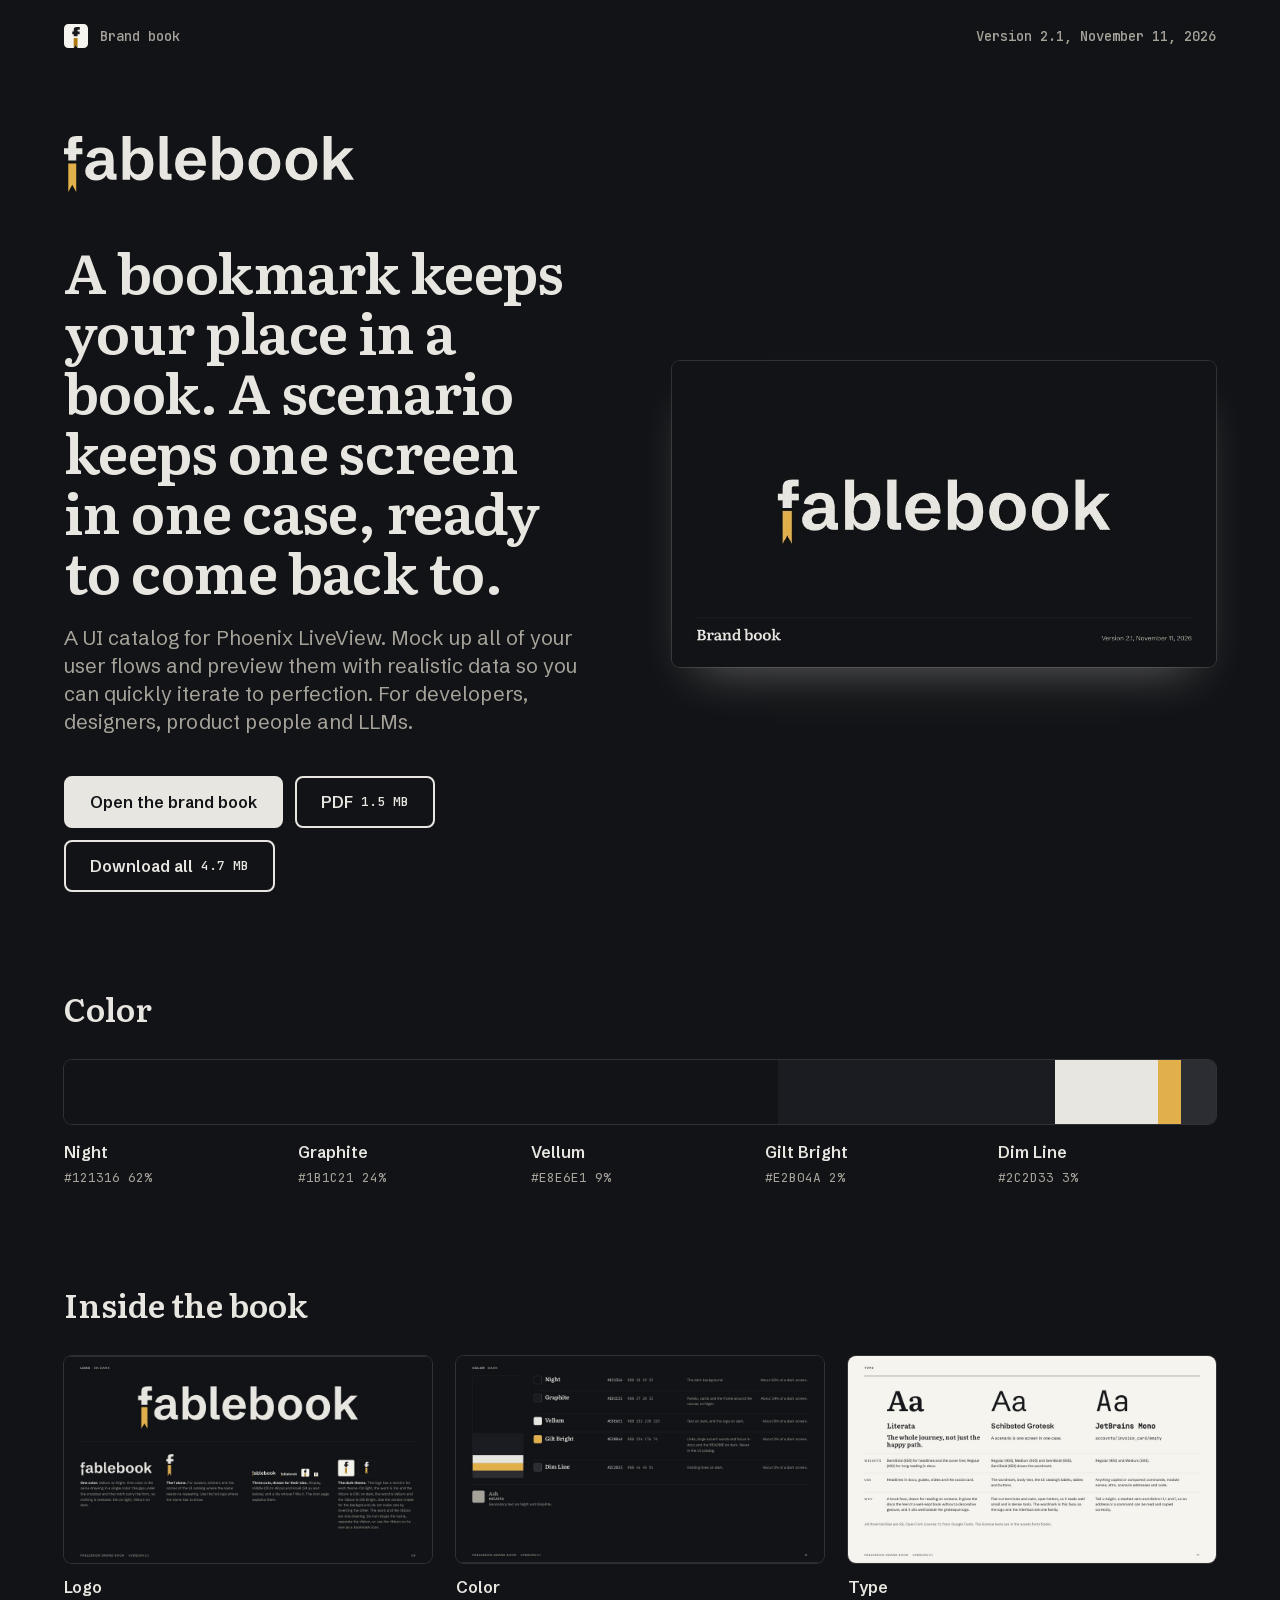
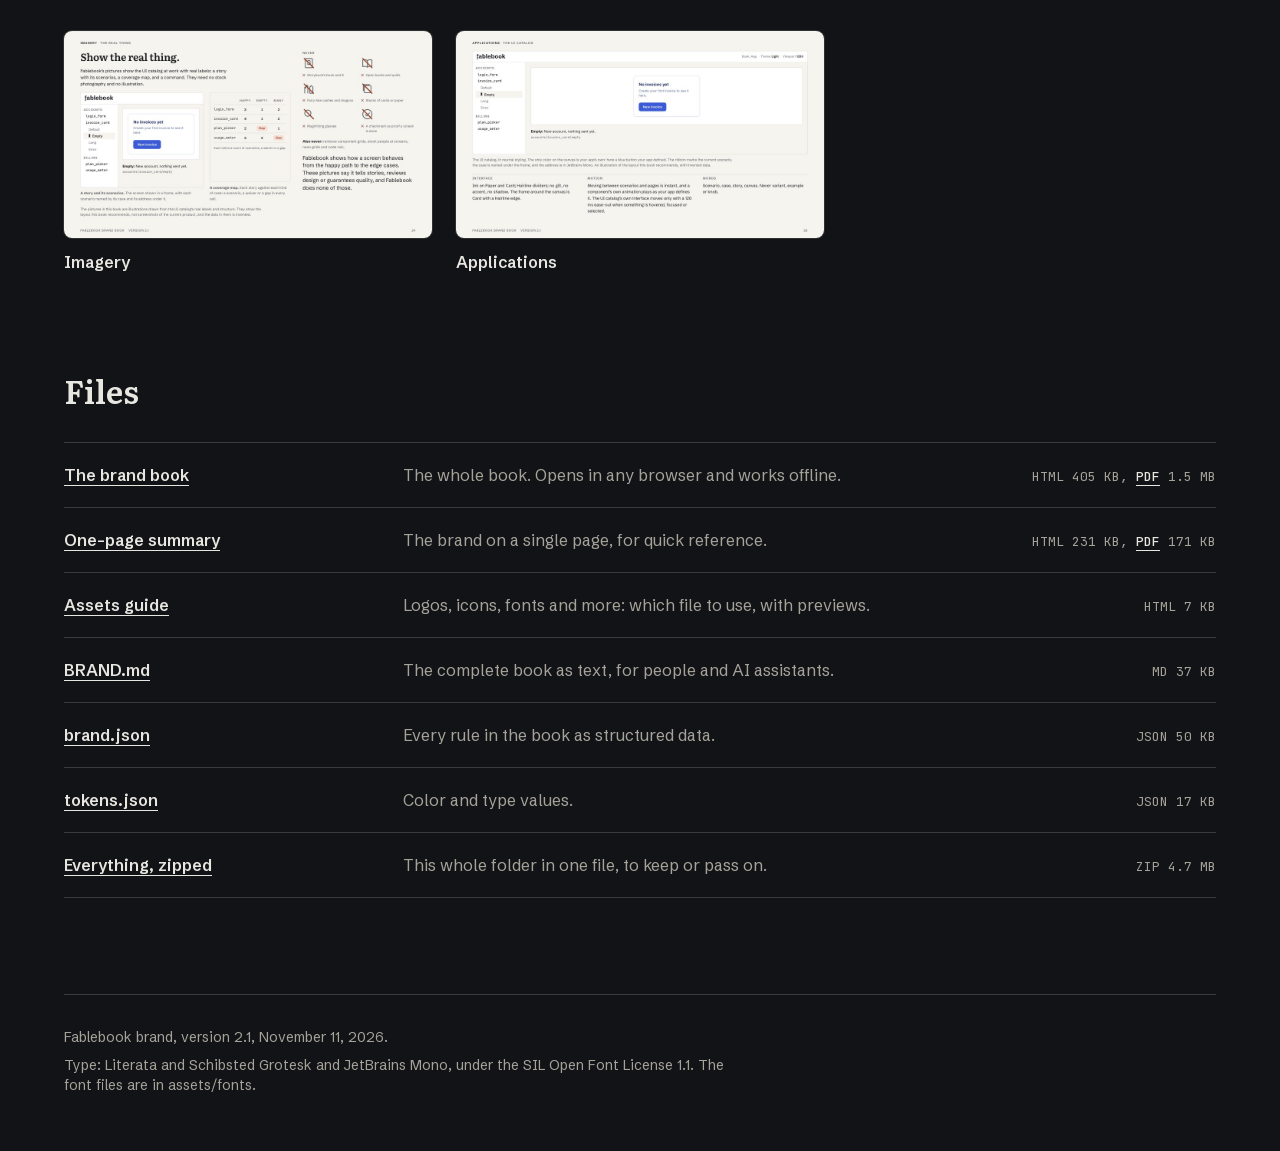
<file: index.html>
<!doctype html>
<!-- Generated from brand.json. Deploy this folder as is (Netlify Drop, GitHub Pages, Vercel) or open it from disk. Nothing loads from the internet. -->
<html lang="en">
<head>
<meta charset="utf-8">
<meta name="viewport" content="width=device-width, initial-scale=1">
<title>Fablebook brand</title>
<meta name="description" content="Fablebook brand book, version 2.1. A bookmark keeps your place in a book. A scenario keeps one screen in one case, ready to come back to.">
<meta property="og:title" content="Fablebook brand">
<meta property="og:description" content="Fablebook brand book, version 2.1. A bookmark keeps your place in a book. A scenario keeps one screen in one case, ready to come back to.">
<meta property="og:image" content="https://sztheory.github.io/fablebook-brand/preview/social.jpg">
<meta name="twitter:card" content="summary_large_image">
<meta name="theme-color" content="#121316">
<link rel="icon" href="assets/icon/favicon.svg" type="image/svg+xml">
<link rel="stylesheet" href="assets/fonts/web/fonts.css">
<style>
:root{--ground:#121316;--text:#E8E6E1;--muted:#A5A29A;--surface:#121316;--link:#E8E6E1;--btn:#E8E6E1;--btn-text:#121316;--display:Literata, Georgia, 'Times New Roman', serif;--body:'Schibsted Grotesk', system-ui, -apple-system, 'Segoe UI', sans-serif;--mono:'JetBrains Mono', ui-monospace, 'SF Mono', Consolas, monospace;color-scheme:dark}
*{box-sizing:border-box}
html{-webkit-text-size-adjust:100%}
body{margin:0;background:var(--ground);color:var(--text);font:400 16px/24px var(--body)}
a{color:inherit}
img{display:block;max-width:100%;height:auto}
.wrap{max-width:1248px;margin:0 auto;padding:0 48px}
.top{display:flex;justify-content:space-between;align-items:center;gap:16px;padding:24px 0;font:500 14px/20px var(--mono);color:var(--muted)}
.top span{display:flex;align-items:center;gap:12px}
.top img{width:24px;height:24px}
.hero{display:grid;grid-template-columns:1fr 1fr;gap:64px;align-items:center;padding:64px 0 96px}
.lockup{height:56px;width:auto;margin:0 0 48px}
h1{font:600 56px/60px var(--display);letter-spacing:-0.01em;margin:0 0 24px;text-wrap:balance}
.lead{font-size:20px;line-height:28px;color:var(--muted);margin:0 0 40px;max-width:32em}
.actions{display:flex;flex-wrap:wrap;gap:12px}
.btn{display:inline-flex;align-items:center;min-height:48px;padding:12px 24px;border-radius:8px;font:600 16px/24px var(--body);text-decoration:none;border:2px solid var(--btn);background:var(--btn);color:var(--btn-text)}
.btn.quiet{background:transparent;color:var(--text);border-color:var(--text)}
.btn small{font:500 13px/20px var(--mono);margin-left:8px;opacity:1}
.cover{display:block;border-radius:8px;overflow:hidden;box-shadow:0 0 0 1px color-mix(in srgb,var(--text) 14%,transparent),0 24px 48px -24px color-mix(in srgb,var(--text) 40%,transparent)}
h2{font:600 32px/40px var(--display);margin:0 0 32px}
section{padding:0 0 96px}
.palette{display:flex;height:64px;border-radius:8px;overflow:hidden;box-shadow:0 0 0 1px color-mix(in srgb,var(--text) 14%,transparent)}
.swatches{display:grid;grid-template-columns:repeat(5,1fr);gap:16px;margin:16px 0 0;padding:0;list-style:none}
.swatches b{display:block;font:600 16px/24px var(--body)}
.swatches span{font:400 13px/20px var(--mono);color:var(--muted)}
.pages{display:grid;grid-template-columns:repeat(3,1fr);gap:32px 24px;margin:0;padding:0;list-style:none}
.pages a{display:block;text-decoration:none}
.pages img{border-radius:8px;box-shadow:0 0 0 1px color-mix(in srgb,var(--text) 14%,transparent);aspect-ratio:16/9;width:100%;height:auto}
.pages span{display:block;margin:12px 0 0;font:600 16px/24px var(--body)}
.pages a:hover img{box-shadow:0 0 0 2px var(--link)}
.files{margin:0;padding:0;list-style:none;border-top:1px solid color-mix(in srgb,var(--text) 18%,transparent)}
.files li{display:grid;grid-template-columns:4fr 7fr 3fr;gap:24px;align-items:baseline;padding:20px 0;border-bottom:1px solid color-mix(in srgb,var(--text) 18%,transparent)}
.files a{font-weight:600;color:var(--link);text-underline-offset:4px}
.files p{margin:0;color:var(--muted)}
.files .meta{font:400 13px/20px var(--mono);color:var(--muted);text-align:right}
.files .meta a{font-weight:500;color:var(--link)}
footer{padding:32px 0 48px;border-top:1px solid color-mix(in srgb,var(--text) 18%,transparent);font-size:14px;line-height:20px;color:var(--muted)}
footer p{margin:0 0 8px;max-width:48em}
@media (max-width:860px){
.wrap{padding:0 20px}
.hero{grid-template-columns:1fr;gap:40px;padding:32px 0 64px}
.lockup{height:40px;margin:0 0 32px}
h1{font-size:40px;line-height:44px}
.lead{font-size:18px;line-height:28px;margin:0 0 32px}
.btn{width:100%;justify-content:center}
section{padding:0 0 64px}
h2{font-size:28px;line-height:36px;margin:0 0 24px}
.swatches{grid-template-columns:1fr 1fr}
.pages{grid-template-columns:1fr 1fr;gap:24px 16px}
.files li{grid-template-columns:1fr;gap:4px}
.files .meta{text-align:left}
.top .when{display:none}
}
</style>
</head>
<body>
<div class="wrap">
<header class="top"><span><img src="assets/icon/favicon.svg" alt="">Brand book</span><span class="when">Version 2.1, November 11, 2026</span></header>
<main>
<div class="hero">
<div>
<img class="lockup" src="assets/logo/fablebook-lockup-dark.svg" alt="Fablebook">
<h1>A bookmark keeps your place in a book. A scenario keeps one screen in one case, ready to come back to.</h1>
<p class="lead">A UI catalog for Phoenix LiveView. Mock up all of your user flows and preview them with realistic data so you can quickly iterate to perfection. For developers, designers, product people and LLMs.</p>
<div class="actions">
<a class="btn" href="fablebook-brand-book.html">Open the brand book</a>
<a class="btn quiet" href="fablebook-brand-book.pdf">PDF<small>1.5 MB</small></a>
<a class="btn quiet" href="fablebook-brand.zip">Download all<small>4.7 MB</small></a>
</div>
</div>
<a class="cover" href="fablebook-brand-book.html" aria-label="Open the brand book"><img src="preview/cover.jpg" width="960" height="540" alt="The cover of the Fablebook brand book"></a>
</div>
<section aria-labelledby="color">
<h2 id="color">Color</h2>
<div class="palette" role="img" aria-label="The dark palette in its proportions"><i style="flex:62;background:#121316"></i><i style="flex:24;background:#1B1C21"></i><i style="flex:9;background:#E8E6E1"></i><i style="flex:2;background:#E2B04A"></i><i style="flex:3;background:#2C2D33"></i></div>
<ul class="swatches"><li><b>Night</b><span>#121316 62%</span></li><li><b>Graphite</b><span>#1B1C21 24%</span></li><li><b>Vellum</b><span>#E8E6E1 9%</span></li><li><b>Gilt Bright</b><span>#E2B04A 2%</span></li><li><b>Dim Line</b><span>#2C2D33 3%</span></li></ul>
</section>
<section aria-labelledby="inside">
<h2 id="inside">Inside the book</h2>
<ul class="pages"><li><a href="fablebook-brand-book.html#logo-dark"><img src="preview/logo-dark.jpg" width="960" height="540" loading="lazy" alt=""><span>Logo</span></a></li><li><a href="fablebook-brand-book.html#color-dark"><img src="preview/color-dark.jpg" width="960" height="540" loading="lazy" alt=""><span>Color</span></a></li><li><a href="fablebook-brand-book.html#type"><img src="preview/type.jpg" width="960" height="540" loading="lazy" alt=""><span>Type</span></a></li><li><a href="fablebook-brand-book.html#imagery"><img src="preview/imagery.jpg" width="960" height="540" loading="lazy" alt=""><span>Imagery</span></a></li><li><a href="fablebook-brand-book.html#apps-workbench"><img src="preview/apps-workbench.jpg" width="960" height="540" loading="lazy" alt=""><span>Applications</span></a></li></ul>
</section>
<section aria-labelledby="files">
<h2 id="files">Files</h2>
<ul class="files">
<li><a href="fablebook-brand-book.html">The brand book</a><p>The whole book. Opens in any browser and works offline.</p><span class="meta">HTML 405 KB, <a href="fablebook-brand-book.pdf">PDF</a> 1.5 MB</span></li>
<li><a href="fablebook-one-page.html">One-page summary</a><p>The brand on a single page, for quick reference.</p><span class="meta">HTML 231 KB, <a href="fablebook-one-page.pdf">PDF</a> 171 KB</span></li>
<li><a href="assets/index.html">Assets guide</a><p>Logos, icons, fonts and more: which file to use, with previews.</p><span class="meta">HTML 7 KB</span></li>
<li><a href="BRAND.md">BRAND.md</a><p>The complete book as text, for people and AI assistants.</p><span class="meta">MD 37 KB</span></li>
<li><a href="brand.json">brand.json</a><p>Every rule in the book as structured data.</p><span class="meta">JSON 50 KB</span></li>
<li><a href="tokens.json">tokens.json</a><p>Color and type values.</p><span class="meta">JSON 17 KB</span></li>
<li><a href="fablebook-brand.zip">Everything, zipped</a><p>This whole folder in one file, to keep or pass on.</p><span class="meta">ZIP 4.7 MB</span></li>
</ul>
</section>
</main>
<footer>
<p>Fablebook brand, version 2.1, November 11, 2026.</p>
<p>Type: Literata and Schibsted Grotesk and JetBrains Mono, under the SIL Open Font License 1.1. The font files are in assets/fonts.</p>
</footer>
</div>
</body>
</html>
</file>
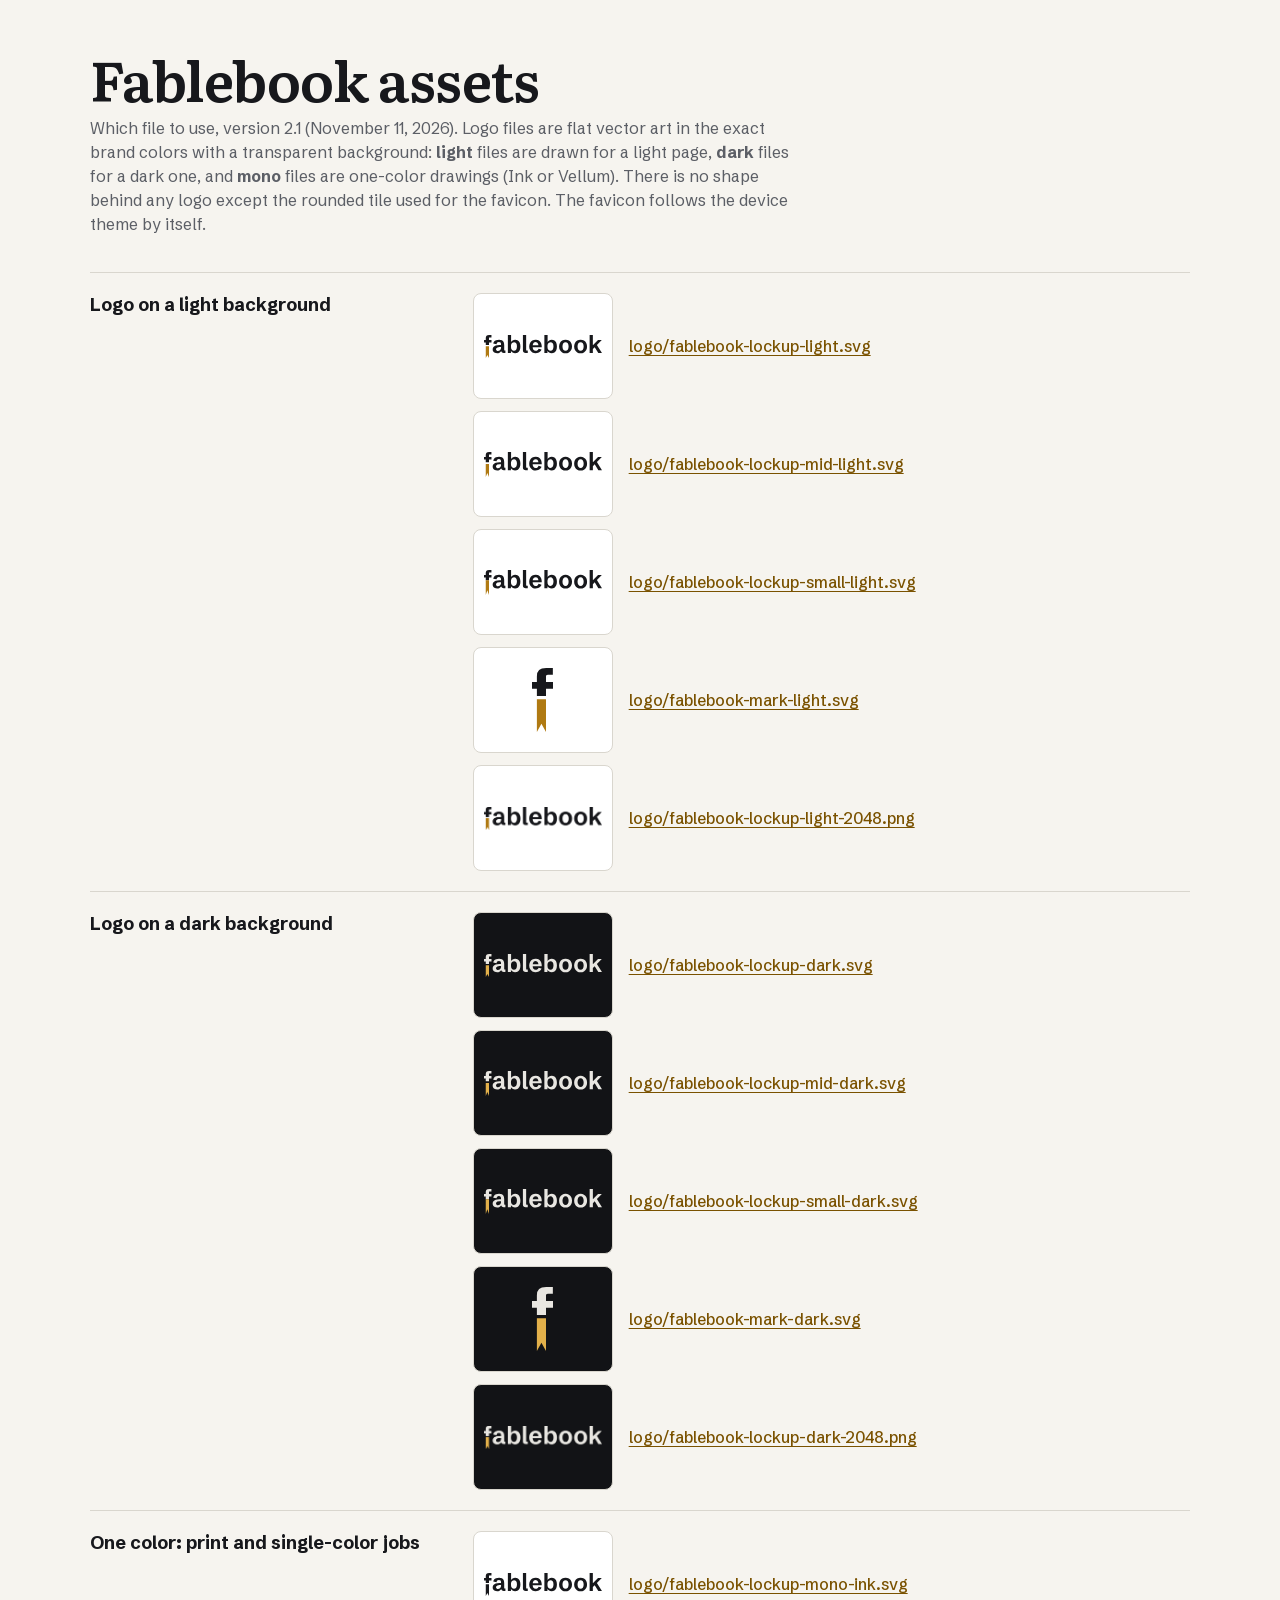
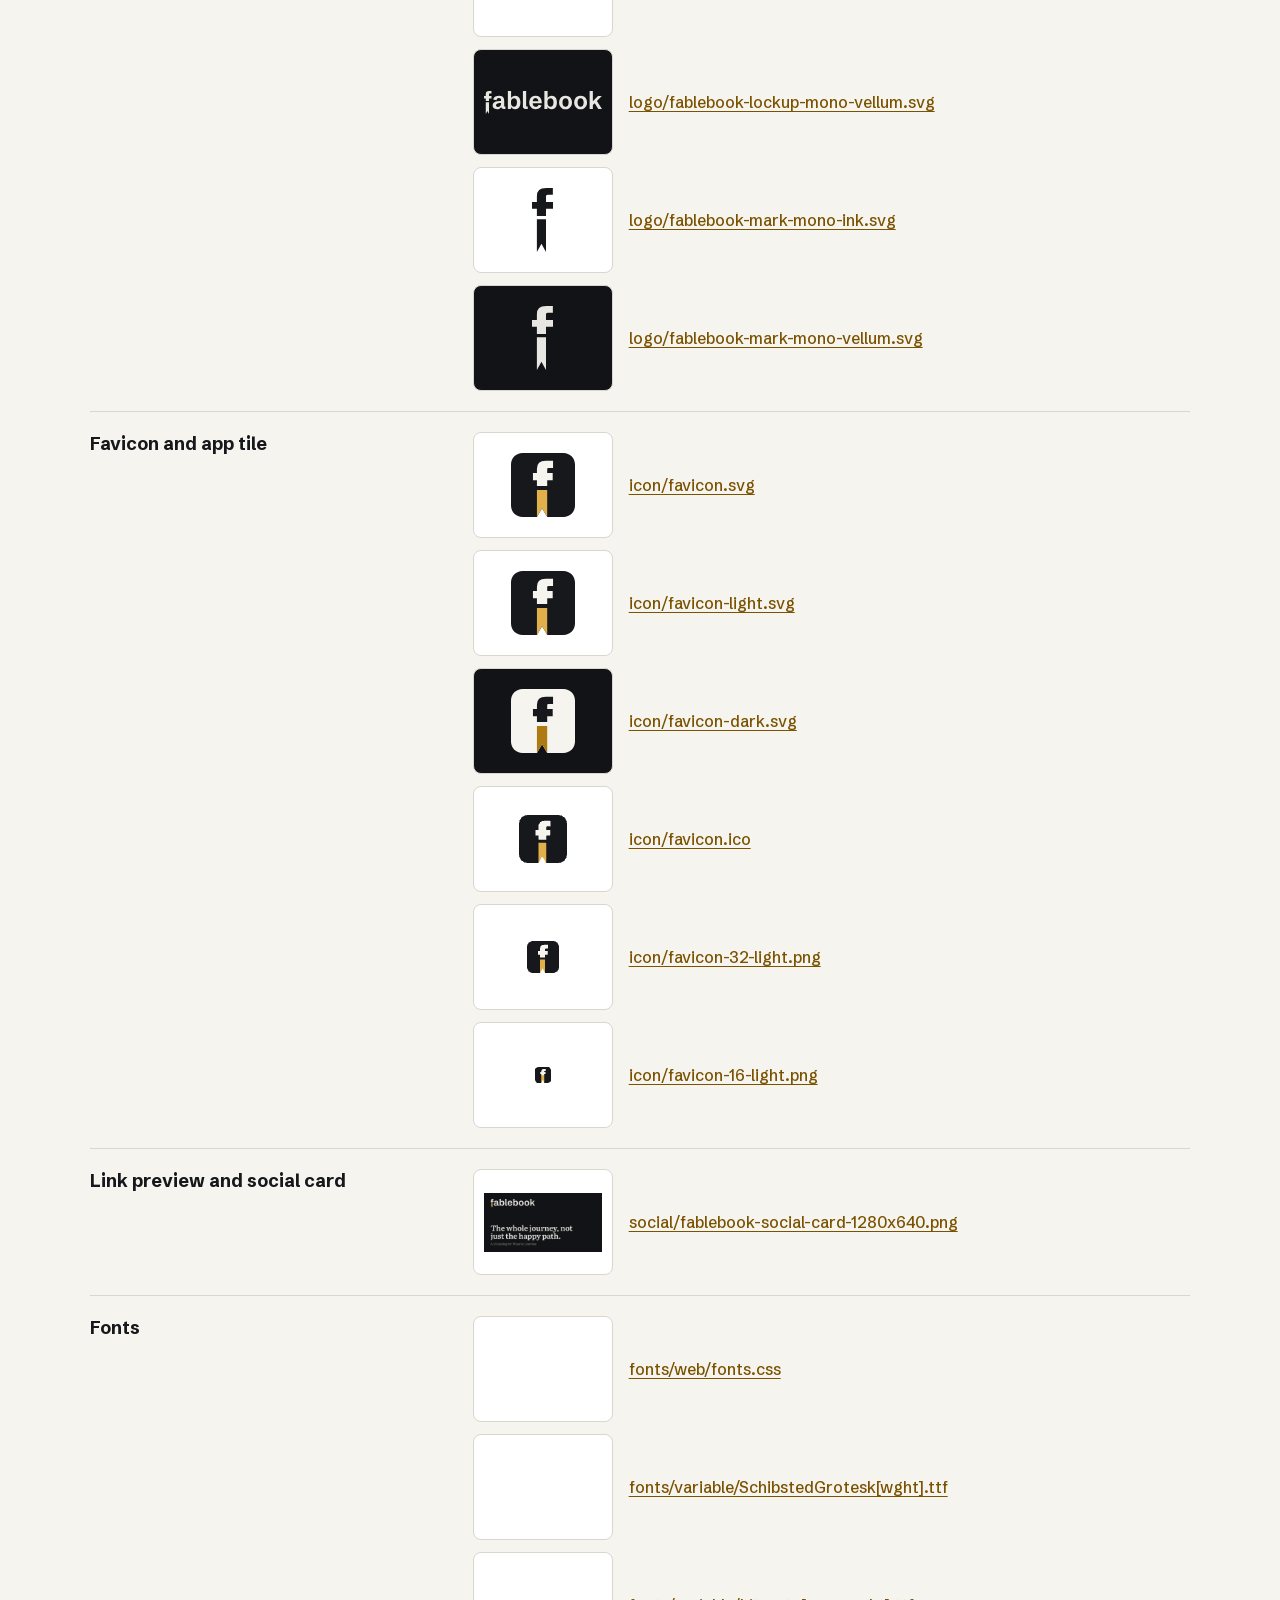
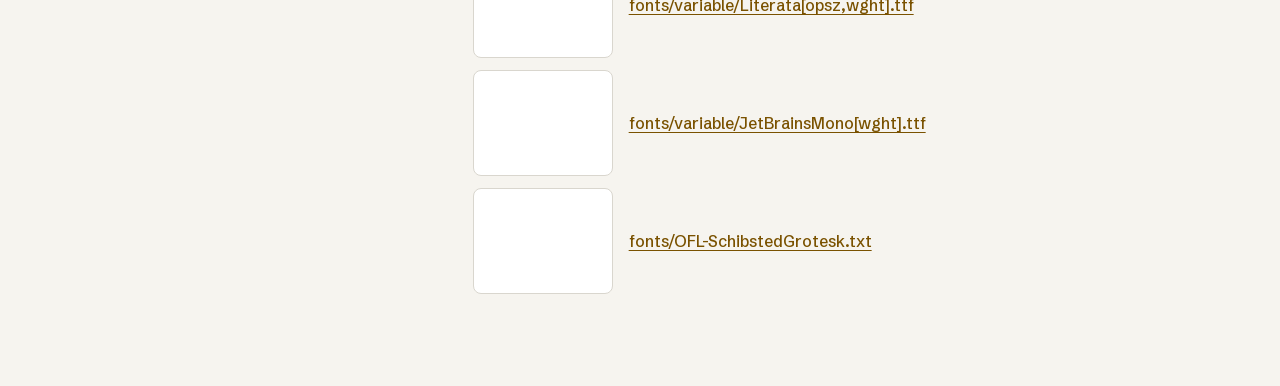
<file: assets/index.html>
<!doctype html><html lang="en-US"><head><meta charset="utf-8"><meta name="viewport" content="width=device-width,initial-scale=1"><link rel="icon" href="icon/favicon.svg" type="image/svg+xml"><title>Fablebook Assets</title><link rel="stylesheet" href="fonts/web/fonts.css"><style>
:root{--ink:#121316;--paper:#F6F4EF;--card:#FFFFFF;--mute:#5C5F66;--blue:#7A5200}
body{margin:0;background:var(--paper);color:#17181C;font:16px/1.5 'Schibsted Grotesk',system-ui,sans-serif}
main{max-width:1100px;margin:0 auto;padding:48px 24px 72px}h1{font:600 56px/1.08 Literata,Georgia,serif;letter-spacing:-.01em;margin:0 0 8px}
.lede{color:var(--mute);margin:0 0 36px;max-width:70ch}
.row{display:grid;grid-template-columns:minmax(200px,1fr) 2fr;gap:24px;padding:20px 0;border-top:1px solid #D9D6CE}
.row h2{font-size:18px;line-height:1.3;margin:0}.files{display:grid;gap:12px}
.file{display:grid;grid-template-columns:140px 1fr;gap:16px;align-items:center}
.thumb{height:84px;border-radius:8px;background:var(--card);border:1px solid #D9D6CE;display:grid;place-items:center;padding:10px;overflow:hidden}.thumb.dark{background:var(--ink)}
.thumb img{max-width:100%;max-height:64px}
a{color:var(--blue);font-weight:500;word-break:break-all;text-underline-offset:3px}
@media (max-width:700px){.row{grid-template-columns:1fr}.file{grid-template-columns:1fr}}
</style></head><body><main><h1>Fablebook assets</h1><p class="lede">Which file to use, version 2.1 (November 11, 2026). Logo files are flat vector art in the exact brand colors with a transparent background: <b>light</b> files are drawn for a light page, <b>dark</b> files for a dark one, and <b>mono</b> files are one-color drawings (Ink or Vellum). There is no shape behind any logo except the rounded tile used for the favicon. The favicon follows the device theme by itself.</p>
<section class="row"><h2>Logo on a light background</h2><div class="files"><div class="file"><div class="thumb"><img src="logo/fablebook-lockup-light.svg" alt=""></div><a href="logo/fablebook-lockup-light.svg">logo/fablebook-lockup-light.svg</a></div><div class="file"><div class="thumb"><img src="logo/fablebook-lockup-mid-light.svg" alt=""></div><a href="logo/fablebook-lockup-mid-light.svg">logo/fablebook-lockup-mid-light.svg</a></div><div class="file"><div class="thumb"><img src="logo/fablebook-lockup-small-light.svg" alt=""></div><a href="logo/fablebook-lockup-small-light.svg">logo/fablebook-lockup-small-light.svg</a></div><div class="file"><div class="thumb"><img src="logo/fablebook-mark-light.svg" alt=""></div><a href="logo/fablebook-mark-light.svg">logo/fablebook-mark-light.svg</a></div><div class="file"><div class="thumb"><img src="logo/fablebook-lockup-light-2048.png" alt=""></div><a href="logo/fablebook-lockup-light-2048.png">logo/fablebook-lockup-light-2048.png</a></div></div></section>
<section class="row"><h2>Logo on a dark background</h2><div class="files"><div class="file"><div class="thumb dark"><img src="logo/fablebook-lockup-dark.svg" alt=""></div><a href="logo/fablebook-lockup-dark.svg">logo/fablebook-lockup-dark.svg</a></div><div class="file"><div class="thumb dark"><img src="logo/fablebook-lockup-mid-dark.svg" alt=""></div><a href="logo/fablebook-lockup-mid-dark.svg">logo/fablebook-lockup-mid-dark.svg</a></div><div class="file"><div class="thumb dark"><img src="logo/fablebook-lockup-small-dark.svg" alt=""></div><a href="logo/fablebook-lockup-small-dark.svg">logo/fablebook-lockup-small-dark.svg</a></div><div class="file"><div class="thumb dark"><img src="logo/fablebook-mark-dark.svg" alt=""></div><a href="logo/fablebook-mark-dark.svg">logo/fablebook-mark-dark.svg</a></div><div class="file"><div class="thumb dark"><img src="logo/fablebook-lockup-dark-2048.png" alt=""></div><a href="logo/fablebook-lockup-dark-2048.png">logo/fablebook-lockup-dark-2048.png</a></div></div></section>
<section class="row"><h2>One color: print and single-color jobs</h2><div class="files"><div class="file"><div class="thumb"><img src="logo/fablebook-lockup-mono-ink.svg" alt=""></div><a href="logo/fablebook-lockup-mono-ink.svg">logo/fablebook-lockup-mono-ink.svg</a></div><div class="file"><div class="thumb dark"><img src="logo/fablebook-lockup-mono-vellum.svg" alt=""></div><a href="logo/fablebook-lockup-mono-vellum.svg">logo/fablebook-lockup-mono-vellum.svg</a></div><div class="file"><div class="thumb"><img src="logo/fablebook-mark-mono-ink.svg" alt=""></div><a href="logo/fablebook-mark-mono-ink.svg">logo/fablebook-mark-mono-ink.svg</a></div><div class="file"><div class="thumb dark"><img src="logo/fablebook-mark-mono-vellum.svg" alt=""></div><a href="logo/fablebook-mark-mono-vellum.svg">logo/fablebook-mark-mono-vellum.svg</a></div></div></section>
<section class="row"><h2>Favicon and app tile</h2><div class="files"><div class="file"><div class="thumb"><img src="icon/favicon.svg" alt=""></div><a href="icon/favicon.svg">icon/favicon.svg</a></div><div class="file"><div class="thumb"><img src="icon/favicon-light.svg" alt=""></div><a href="icon/favicon-light.svg">icon/favicon-light.svg</a></div><div class="file"><div class="thumb dark"><img src="icon/favicon-dark.svg" alt=""></div><a href="icon/favicon-dark.svg">icon/favicon-dark.svg</a></div><div class="file"><div class="thumb"><img src="icon/favicon.ico" alt=""></div><a href="icon/favicon.ico">icon/favicon.ico</a></div><div class="file"><div class="thumb"><img src="icon/favicon-32-light.png" alt=""></div><a href="icon/favicon-32-light.png">icon/favicon-32-light.png</a></div><div class="file"><div class="thumb"><img src="icon/favicon-16-light.png" alt=""></div><a href="icon/favicon-16-light.png">icon/favicon-16-light.png</a></div></div></section>
<section class="row"><h2>Link preview and social card</h2><div class="files"><div class="file"><div class="thumb"><img src="social/fablebook-social-card-1280x640.png" alt=""></div><a href="social/fablebook-social-card-1280x640.png">social/fablebook-social-card-1280x640.png</a></div></div></section>
<section class="row"><h2>Fonts</h2><div class="files"><div class="file"><div class="thumb"></div><a href="fonts/web/fonts.css">fonts/web/fonts.css</a></div><div class="file"><div class="thumb"></div><a href="fonts/variable/SchibstedGrotesk[wght].ttf">fonts/variable/SchibstedGrotesk[wght].ttf</a></div><div class="file"><div class="thumb"></div><a href="fonts/variable/Literata[opsz,wght].ttf">fonts/variable/Literata[opsz,wght].ttf</a></div><div class="file"><div class="thumb"></div><a href="fonts/variable/JetBrainsMono[wght].ttf">fonts/variable/JetBrainsMono[wght].ttf</a></div><div class="file"><div class="thumb"></div><a href="fonts/OFL-SchibstedGrotesk.txt">fonts/OFL-SchibstedGrotesk.txt</a></div></div></section>
</main></body></html>
</file>
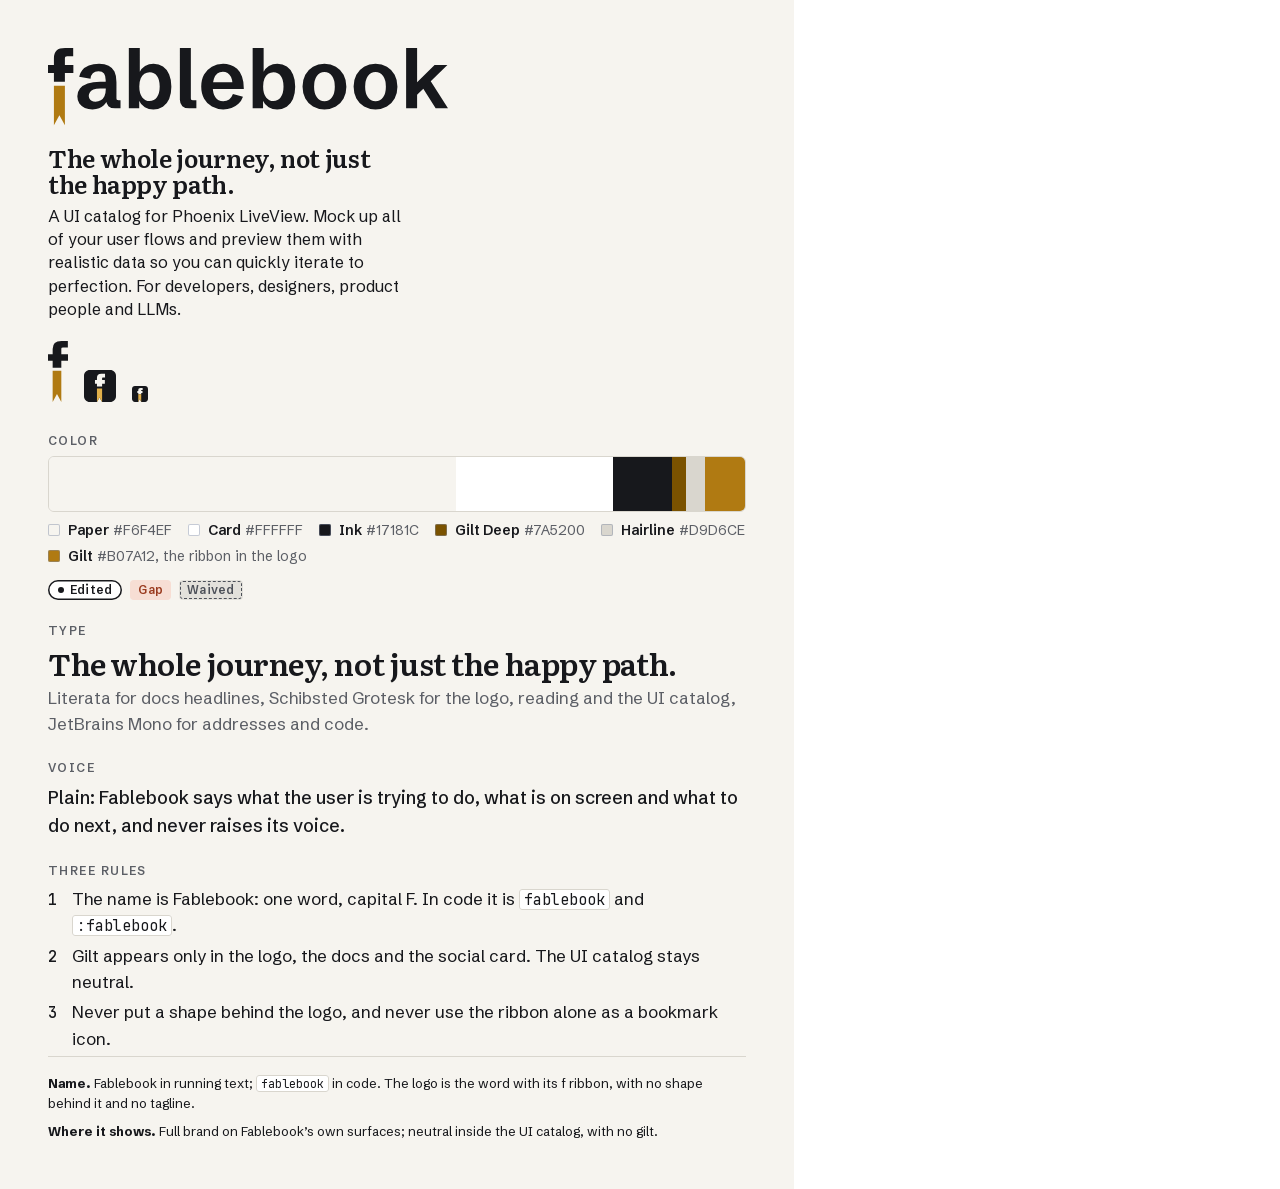
<file: fablebook-one-page.html>
<!doctype html><html lang="en-US"><head><meta charset="utf-8"><meta name="viewport" content="width=device-width,initial-scale=1"><link rel="icon" href="data:image/svg+xml,%3Csvg%20xmlns%3D%22http%3A%2F%2Fwww.w3.org%2F2000%2Fsvg%22%20viewBox%3D%220%200%20100%20100%22%20role%3D%22img%22%3E%3Cstyle%3E.b%7Bfill%3A%2317181C%7D.f%7Bfill%3A%23F6F4EF%7D.r%7Bfill%3A%23E2B04A%7D%40media%20(prefers-color-scheme%3Adark)%7B.b%7Bfill%3A%23F6F4EF%7D.f%7Bfill%3A%2317181C%7D.r%7Bfill%3A%23B07A12%7D%7D%3C%2Fstyle%3E%3Cpath%20class%3D%22b%22%20d%3D%22M18%200L82%200C91.94%200%20100%208.06%20100%2018L100%2082C100%2091.94%2091.94%20100%2082%20100L56.57%20100L48.54%2086.25L40.51%20100L18%20100C8.06%20100%200%2091.94%200%2082L0%2018C0%208.06%208.06%200%2018%200Z%22%2F%3E%3Cpath%20class%3D%22f%22%20d%3D%22M34.29%2042.71L34.29%2031.25L40.51%2031.25L40.51%2024.54Q40.51%2018.13%2043.85%2015.06Q47.18%2012.00%2054.44%2012.00L65.71%2012.00L65.71%2023.46L58.93%2023.46Q57.51%2023.46%2057.04%2023.99Q56.57%2024.51%2056.57%2026.03L56.57%2031.25L65.15%2031.25L65.15%2042.71L56.57%2042.71L56.57%2051.42L40.51%2051.42L40.51%2042.71Z%22%2F%3E%3Cpath%20class%3D%22r%22%20d%3D%22M40.51%2057.83L56.57%2057.83L56.57%20100.00L48.54%2086.25L40.51%20100.00Z%22%2F%3E%3C%2Fsvg%3E" type="image/svg+xml"><title>Fablebook Brand Summary</title><style>@font-face{font-family:'Literata';font-style:normal;font-weight:400 700;font-display:block;src:url([data-uri]) format('woff2');unicode-range:U+0000-00FF, U+0131, U+0152-0153, U+02BB-02BC, U+02C6, U+02DA, U+02DC, U+0304, U+0308, U+0329, U+2000-206F, U+20AC, U+2122, U+2191, U+2193, U+2212, U+2215, U+FEFF, U+FFFD;}
@font-face{font-family:'Schibsted Grotesk';font-style:normal;font-weight:400 700;font-display:block;src:url([data-uri]) format('woff2');unicode-range:U+0000-00FF, U+0131, U+0152-0153, U+02BB-02BC, U+02C6, U+02DA, U+02DC, U+0304, U+0308, U+0329, U+2000-206F, U+20AC, U+2122, U+2191, U+2193, U+2212, U+2215, U+FEFF, U+FFFD;}
@font-face{font-family:'JetBrains Mono';font-style:normal;font-weight:400 500;font-display:block;src:url([data-uri]) format('woff2');unicode-range:U+0000-00FF, U+0131, U+0152-0153, U+02BB-02BC, U+02C6, U+02DA, U+02DC, U+0304, U+0308, U+0329, U+2000-206F, U+20AC, U+2122, U+2191, U+2193, U+2212, U+2215, U+FEFF, U+FFFD;}

/* Fablebook brand book. One spacing system: every margin, padding and gap is a step of 4 px (check.mjs verifies it).
   Ruled, not boxed: hairlines and space divide; the ribbon marks one thing per view. */
:root{--s1:4px;--s2:8px;--s3:12px;--s4:16px;--s5:20px;--s6:24px;--s8:32px;--s10:40px;--s12:48px;--s16:64px;--s20:80px;--marker:24px;--cap-gap:12px;--r:6px;
--display:Literata,Georgia,'Times New Roman',serif;--sans:'Schibsted Grotesk',system-ui,-apple-system,'Segoe UI',Roboto,sans-serif;--mono:'JetBrains Mono',ui-monospace,'SF Mono',Consolas,monospace}
*{box-sizing:border-box}html{-webkit-font-smoothing:antialiased}
body{margin:0;background:#CFCBC2;font:17px/1.55 var(--sans)}
svg{display:block}.mk{max-width:100%}.mk svg{width:100%;height:auto;overflow:visible}
h1,h2,h3,h4,p,figure,ul,ol,pre{margin:0}ul,ol{padding:0;list-style:none}
a{color:inherit}button{font:inherit;color:inherit;cursor:pointer}code,.m,.code{font-family:var(--mono)}code{font-size:.88em}
.m{font-variant-numeric:tabular-nums}
.d{font-family:var(--display);font-weight:600;letter-spacing:-.015em;line-height:1.08}
.q{font-weight:500}.d.q{font-family:var(--display);font-weight:600}
.fontbanner{position:sticky;top:0;z-index:9;background:#A33434;color:#fff;padding:var(--s3) var(--s6);font-weight:600}
.page{position:relative;width:100%;max-width:1440px;margin:0 auto var(--s1);min-height:810px;padding:var(--s10) var(--s16) var(--s16);overflow:hidden;background:var(--bg);color:var(--fg)}
.page>footer{position:absolute;left:var(--s16);right:var(--s16);bottom:var(--s6);display:flex;justify-content:space-between;font:500 12px/1 var(--sans);letter-spacing:.08em;text-transform:uppercase;color:var(--mute)}
.page>footer a{text-decoration:none}.fv{margin-left:var(--s4)}
.kick,.lbl{font:600 12px/1.2 var(--sans);letter-spacing:.12em;text-transform:uppercase;color:var(--mute)}
.kick{margin-bottom:var(--s6);display:flex;gap:var(--s3)}.kick span:first-child{color:var(--fg)}
.lbl{margin:var(--s6) 0 var(--s2)}.lbl:first-child{margin-top:0}
.fine{font-size:14px;line-height:1.5;color:var(--mute);max-width:84ch;margin-top:var(--s5)}.fine0{font-size:15px;color:var(--mute)}
.big{font-size:21px;line-height:1.4;margin-bottom:var(--s4)}
.cap{font-size:15px;color:var(--mute);margin-top:var(--s3);max-width:64ch}
.code{font-size:13px;color:var(--mute)}.muted{color:var(--mute)}
.mhead{font-size:40px;margin-bottom:var(--s5);max-width:22ch;text-wrap:balance}.mhead.wide{max-width:none}
code.cl{margin-left:0}:not(pre)>code:not(.long){white-space:nowrap}code{background:var(--surf);padding:0 var(--s1);border-radius:3px;border:1px solid var(--line)}
.cb code,.cell code{background:none;border:0;padding:0}
figcaption{margin-top:var(--cap-gap);font-size:14px;color:var(--mute)}figcaption:has(>.x){display:flex;gap:var(--s2);align-items:baseline}
.x{color:var(--bad);font-weight:700}
/* markers: one gutter for every bullet, number and ✕ */
.plain li{position:relative;padding-left:var(--marker);margin-bottom:var(--s2);max-width:62ch}
.plain li::before{content:'';position:absolute;left:2px;top:calc(.5lh - .5px);width:10px;height:2px;background:var(--gilt)}
.plain.never li::before{content:'✕';background:none;width:auto;height:auto;top:0;left:0;color:var(--bad);font-weight:700;font-size:.82em;line-height:1.9}
/* operation words: always the word, the color second */
.op{display:inline-block;padding:var(--s1) var(--s2);border-radius:var(--s1);font:600 12px/1.2 var(--sans);letter-spacing:.04em;white-space:nowrap}
.op-ins{color:var(--t-ins);background:var(--c-ins)}.op-upd{color:var(--t-upd);background:var(--c-upd)}
.op-del{color:var(--t-del);background:var(--c-del)}.op-msk{color:var(--t-msk);background:var(--c-msk);font-family:var(--mono)}
.old{color:var(--mute)}
/* cover, contents */
.cover{display:flex;flex-direction:column;justify-content:space-between}
.coverin{flex:1;display:grid;grid-template-columns:minmax(0,1fr);place-items:center;padding-top:var(--s20)}
.coverfoot{display:flex;justify-content:space-between;align-items:baseline;border-top:1px solid var(--line);padding-top:var(--s5)}
.coverfoot .d{font-size:40px}.coverfoot p:last-child{color:var(--mute)}
.conthead{font-size:64px;margin-bottom:var(--s4)}
.toc{columns:2;column-gap:96px;font-size:18px}.toc li{break-inside:avoid;margin-bottom:var(--s1)}
.toc a{display:flex;gap:var(--s3);align-items:baseline;text-decoration:none}.toc .dots{flex:1;border-bottom:1px solid var(--line);transform:translateY(-4px)}
.toc a span:last-child{font-family:var(--mono);font-size:16px;color:var(--mute)}.toc+.fine{margin-top:var(--s5)}
/* summary */
.sum{display:grid;grid-template-columns:1.05fr .95fr;gap:var(--s16);align-items:start}
.sum-idea{font-size:19px;line-height:1.45;margin:var(--s6) 0;max-width:36ch}.sum-idea .q{font-size:30px;display:block;margin-bottom:var(--s2)}
.sum-icons{display:flex;gap:var(--s6);align-items:end}
.strip{display:flex;height:56px;border-radius:var(--r);overflow:hidden;border:1px solid var(--line)}.strip i{display:block}
.sum-sw{display:flex;flex-wrap:wrap;gap:var(--s1) var(--s4);font-size:14px;color:var(--mute);margin-top:var(--s2)}.sum-sw b{color:var(--fg);font-weight:600}
.swc{display:inline-block;width:12px;height:12px;border-radius:2px;margin-right:var(--s2);vertical-align:-1px;box-shadow:inset 0 0 0 1px rgba(128,140,165,.45)}
.sum-st{display:flex;gap:var(--s3);margin-top:var(--s3)}
.sum-type{font-size:29px;line-height:1.15}.sum-t,.sum-voice{font-size:17px}.sum-t{color:var(--mute);margin-top:var(--s1)}.sum-voice{font-size:18px}
.rules,.rev{counter-reset:r}.rules li,.rev li{counter-increment:r;display:grid;grid-template-columns:var(--marker) 1fr;align-items:baseline}
.rules li{font-size:17px;margin-bottom:var(--s1)}
.rules li::before,.rev li::before{content:counter(r);font:500 15px var(--mono);color:var(--fg)}
.sz{display:grid;justify-items:center;gap:var(--s2)}.sz small{font-size:12px;color:var(--mute)}
/* positioning, messaging */
.posline{font-size:36px;max-width:40ch;margin-bottom:var(--s8);text-wrap:balance}
.pos4{display:grid;grid-template-columns:repeat(3,1fr);gap:var(--s10);font-size:15px;margin-bottom:var(--s8)}.pos4 .lbl{margin-top:0;color:var(--fg)}.pos4 .job{font:600 19px/1.3 var(--display);margin-bottom:var(--s2)}.pos4 p:last-child{color:var(--mute)}
.vals{display:grid;grid-template-columns:repeat(5,1fr);gap:var(--s6)}.vals>div{border-top:1px solid var(--fg);padding-top:var(--s3)}.vals .d{font-size:22px;margin-bottom:var(--s2)}.vals p:last-child{font-size:15px;color:var(--mute)}
.msgpage{display:grid;grid-template-columns:1.1fr .9fr;gap:var(--s16)}.pitch{font-size:24px;line-height:1.3;max-width:34ch}
.pillars{display:grid;grid-template-columns:repeat(3,1fr);gap:var(--s5)}.pillars>div{border-top:1px solid var(--fg);padding-top:var(--s3)}.pillars .d{font-size:19px;margin-bottom:var(--s1)}.pillars p:last-child{font-size:15px;color:var(--mute)}
.tagl{font-size:36px}.msgnote{font-size:15px;color:var(--mute);margin-top:var(--s2);max-width:64ch}
.bp{padding:var(--s3) 0;border-top:1px solid var(--line)}.bp p:last-child{font-size:15px;margin-top:var(--s1)}
/* idea, presence */
.idea{display:grid;grid-template-columns:1.05fr .95fr;gap:var(--s16);align-items:center;min-height:600px}
.ideahead{font-size:60px;margin-bottom:var(--s8);max-width:12ch}.ideap{font-size:18px;line-height:1.55;margin-bottom:var(--s4);max-width:52ch}
.ideaart{display:grid;gap:var(--s8)}.ideasym{display:flex;gap:var(--s6);align-items:center;color:var(--mute);font-size:16px}.ideasym .mk{flex:none}
.tiers{display:grid;grid-template-columns:repeat(3,1fr);gap:var(--s10)}.tier{border-top:1px solid var(--fg);padding-top:var(--s4)}.tier .lbl{margin-top:0}.tier .d{font-size:24px;margin:var(--s2) 0 var(--s3)}.tier p{font-size:16px}.tier .tw{margin-top:var(--s4);color:var(--mute)}
/* the thread line */
/* the thread line: a 2 px rail with a knot per item. Each item is a grid (table name on a fixed 24 px first line, then the operation word and its description); the knot is centered on that first line and the rail runs from knot center to knot center, so nothing can drift. */
.thr{--g:var(--s5);display:grid;gap:var(--g);padding:0;list-style:none}
.thr li{position:relative;display:grid;grid-template-columns:76px minmax(0,1fr);column-gap:var(--s3);row-gap:var(--s1);padding-left:var(--s8);max-width:none;align-items:center}.thr li::before{display:none}
.thr li:not(:last-child)::after{content:'';position:absolute;left:5px;top:12px;bottom:calc(-1 * (var(--g) + 12px));width:2px;background:var(--gilt)}
.thr i{position:absolute;left:0;top:6px;width:12px;height:12px;box-sizing:border-box;border-radius:50%;background:var(--bg);border:2px solid var(--gilt);z-index:1}
.thr .m{grid-column:1/-1;font-size:14px;font-weight:500;line-height:24px}.thr .thr-d{font-size:15px;color:var(--mute)}
.thr .op{min-width:76px;text-align:center;box-sizing:border-box}
/* logo pages */
.logobig{display:grid;grid-template-columns:minmax(0,1fr);place-items:center;padding:var(--s10) 0 var(--s12)}
.logorow{display:grid;grid-template-columns:repeat(4,1fr);gap:var(--s8);border-top:1px solid var(--line);padding-top:var(--s6)}
.cell{display:grid;grid-template-rows:112px auto;gap:var(--s4);align-content:start;font-size:14px;color:var(--mute)}.cell b{color:var(--fg)}.cell .art{display:flex;align-items:flex-end;gap:var(--s4)}
.cutrow{display:flex;gap:var(--s5);align-items:end}.cutrow .c32{margin:0 0 -2.8px -4.45px}.cutrow .c16{margin:0 0 -1.8px -1.9px}.cut{flex:none}
.iconpage{display:grid;grid-template-columns:.9fr 1.1fr;gap:var(--s16);align-items:center}
.iconhero{background:var(--surf);border:1px solid var(--line);border-radius:var(--r);padding:var(--s10);display:grid;place-items:center}.grids{display:flex;gap:var(--s8);align-items:end}.grids figure{margin:0}.ongrid{display:block}
.tabs{display:flex;gap:var(--s4);margin:var(--s6) 0}.tab{display:flex;gap:var(--s2);align-items:center;padding:var(--s2) var(--s4);background:var(--surf);color:var(--fg);border:1px solid var(--line);border-radius:var(--r) var(--r) 0 0;font-size:13px}
.iconrow{display:flex;gap:var(--s6);align-items:end}.chipbg{display:grid;place-items:center;width:64px;height:64px;background:var(--bg);border:1px solid var(--line);border-radius:var(--r)}
.cspage{display:grid;grid-template-columns:1.1fr .9fr;gap:var(--s16)}.clear{width:100%;height:auto;background:var(--surf);border:1px solid var(--line);border-radius:var(--r)}.clear .zone{fill:none;stroke:var(--link);stroke-width:8;stroke-dasharray:24 16}.clear .xu{fill:var(--link);fill-opacity:.15;stroke:var(--link);stroke-width:4}
.min{width:100%;border-collapse:collapse;font-size:15px}.min th{text-align:left;font:600 12px var(--sans);letter-spacing:.12em;text-transform:uppercase;color:var(--mute);padding:0 var(--s4) var(--s2) 0}.min td{padding:var(--s3) var(--s4) var(--s3) 0;border-top:1px solid var(--line);vertical-align:middle}
.misuse{display:grid;grid-template-columns:repeat(3,1fr);gap:var(--s8) var(--s10)}.mbox{display:grid;place-items:center;height:192px;background:var(--surf);border:1px solid var(--line);border-radius:var(--r);padding:var(--s6);overflow:hidden}.mbox svg{width:100%;max-height:100%}.mbox.bad-ground svg{padding:var(--s4)}
/* color pages */
.cols{display:grid;grid-template-columns:200px 1fr;gap:var(--s10);align-items:stretch;min-height:400px}.cswatch{display:flex;flex-direction:column;border-radius:var(--r);overflow:hidden;border:1px solid var(--line)}.cswatch i{display:block}
.clist{display:grid;gap:0}.citem{display:grid;grid-template-columns:272px 296px 1fr 200px;gap:var(--s4);align-items:baseline;padding:var(--s3) 0;border-top:1px solid var(--line)}.citem:first-child{border-top:0;padding-top:0}.citem .d{font-size:22px}.citem p{font-size:14px;color:var(--mute)}.citem .d,.citem .m{color:var(--fg)}.rgb{color:var(--mute);margin-left:var(--s3)}.citem .m{font-size:14px}.citem .share{text-align:right}
.cextra{display:grid;grid-template-columns:repeat(3,1fr);gap:var(--s8);border-top:1px solid var(--line);margin-top:var(--s6);padding-top:var(--s6)}.cx{display:flex;gap:var(--s4);align-items:flex-start}.cx .d{font-size:20px}.cx p{font-size:14px;color:var(--mute)}.cx .m{color:var(--fg)}.swc.big{width:48px;height:48px;border-radius:var(--r);margin:0;flex:none}
.stpage{display:grid;grid-template-columns:1.05fr .95fr;gap:var(--s16)}.opgrid{display:grid;grid-template-columns:1fr 1fr;gap:var(--s4);margin-top:var(--s4)}.opcol{background:var(--bg);color:var(--fg);padding:var(--s5);border-radius:var(--r);border:1px solid var(--line)}.opcol .lbl{margin-top:0}.oprow{display:grid;grid-template-columns:96px 1fr;gap:var(--s3);align-items:center;margin-bottom:var(--s2)}.oprow .m{font-size:12px;color:var(--mute)}
.accents{display:grid;gap:var(--s6)}.accg .opg{margin:0}.accd{font-size:15px;color:var(--mute);margin:var(--s1) 0 var(--s3)}.accg .acc+.acc{margin-top:var(--s4)}.opg{font:600 13px/1.2 var(--sans);color:var(--fg);margin:var(--s4) 0 var(--s2)}.opcol .lbl+.opg{margin-top:var(--s3)}.acc{border-top:1px solid var(--fg);padding-top:var(--s3)}.acc .d{font-size:22px}.acc .m{font-size:14px}.acc p:last-of-type{font-size:15px;color:var(--mute)}.accintro{font-size:17px;line-height:1.5;margin-bottom:var(--s5)}.accex{display:flex;flex-wrap:wrap;gap:var(--s2) var(--s4);align-items:center;margin-top:var(--s3);padding:var(--s2) var(--s3);background:var(--surf);border:1px solid var(--line);border-radius:var(--s1);font-size:13px}.accex small{color:var(--mute);margin-right:var(--s1);font-size:12px}.cor{color:var(--cyan)}.chipsel{padding:2px var(--s2);border:1px solid var(--iris);border-radius:var(--s1);color:var(--iris);font:500 12px/1.4 var(--sans)}.accsw{display:flex;float:right}.accsw i{display:block;width:48px;height:32px}.accsw i:first-child{border-radius:var(--r) 0 0 var(--r)}.accsw i:last-child{border-radius:0 var(--r) var(--r) 0}
.pairs{width:100%;table-layout:fixed;border-collapse:collapse;font-size:14px}.pairs th:nth-child(1){width:236px}.pairs th:nth-child(3),.pairs th:nth-child(4){width:200px}.pairs th:nth-child(5){width:112px}.pairs th{text-align:left;font:600 12px var(--sans);letter-spacing:.12em;text-transform:uppercase;color:var(--mute);padding:0 var(--s4) var(--s2) 0}.pairs td{padding:var(--s2) var(--s4) var(--s2) 0;border-top:1px solid var(--line);vertical-align:middle}
.sm{display:inline-grid;place-items:center;line-height:1;width:72px;height:40px;border-radius:var(--s1);font-size:16px;font-weight:500;border:1px solid var(--line);vertical-align:middle;margin-right:var(--s3)}.ring{display:block;width:40px;height:24px;border:2px solid;border-radius:var(--s1)}.rat{font-size:13px}
.pairfoot{display:grid;grid-template-columns:1fr 512px;gap:var(--s10);align-items:start;margin-top:var(--s10)}.pairfoot .lbl{margin-top:0}.pairfoot .fine{margin-top:0}.pairfoot li{font-size:14px}
/* type */
.typepage .fine{max-width:none}.ttable{display:grid;grid-template-columns:88px repeat(3,1fr);grid-template-rows:repeat(6,auto)}.tlabels,.tface{display:grid;grid-row:span 6;grid-template-rows:subgrid}.tlabels span{padding-top:var(--s4);border-top:1px solid var(--line);font:600 12px/21px var(--sans);letter-spacing:.12em;text-transform:uppercase;color:var(--mute)}.tlabels span:empty{border-top:0;padding:0}.tlabels,.tface{border-top:1px solid var(--fg)}.tface>*{padding-right:var(--s10)}.tface>p[data-l]{border-top:1px solid var(--line);padding-top:var(--s4);padding-bottom:var(--s4);font-size:14px;line-height:21px}.tbig{padding-top:var(--s8);font-size:112px;line-height:1;align-self:baseline}.tname{font-size:28px;line-height:1.2;padding-top:var(--s6);align-self:baseline}.tspec{font-size:16px;line-height:1.3;padding-top:var(--s3);padding-bottom:var(--s6);overflow-wrap:anywhere;align-self:baseline}.ttable>.tface:nth-of-type(2) .tspec{font-size:24px;line-height:1.15}.lookalike{margin-top:var(--s12)}.lk{display:grid;grid-template-columns:132px repeat(2,minmax(0,1fr));gap:var(--s2) var(--s6);align-items:baseline;max-width:640px}.lkh,.lkf{font-size:13px;color:var(--mute)}.lks{font-size:32px;letter-spacing:.14em}.lksans{font-family:var(--sans)}.lookalike .cap{margin-top:var(--s4)}
.scale{display:grid}.srow{display:grid;grid-template-columns:112px 252px 172px 1fr;gap:var(--s6);align-items:center;padding:var(--s3) 0;border-top:1px solid var(--line)}.srow>span:first-child{font-size:14px;color:var(--mute)}.shead>span:first-child{font-size:12px}.srow>span:first-child b{color:var(--fg);font-size:15px}.suse,.ru{font-size:14px;line-height:1.45;color:var(--mute)}.srow .m{font-size:12px;line-height:1.5;color:var(--mute)}.shead{font:600 12px var(--sans);letter-spacing:.12em;text-transform:uppercase;color:var(--mute);border-top:0;padding-top:0}.ssam{overflow-wrap:anywhere}
.ttpage{display:grid;grid-template-columns:1.5fr .8fr;gap:var(--s12)}.ttrules .plain li{font-size:15px;line-height:1.5}.ttrules .lbl{margin-top:0}.dense{width:100%;border-collapse:collapse;font-size:13px;line-height:1.4;font-variant-numeric:tabular-nums;background:var(--surf);border:1px solid var(--line)}.dense th{text-align:left;font:600 12px var(--sans);letter-spacing:.12em;text-transform:uppercase;color:var(--mute);padding:var(--s2) var(--s3);border-bottom:1px solid var(--line)}.dense td{padding:var(--s2) var(--s3);border-top:1px solid var(--line);white-space:nowrap}.dense .r{text-align:right}.dense tr:first-child td{border-top:0}
.glyphs{display:grid;grid-template-columns:1fr 1fr;gap:var(--s6)}.glyphs small{color:var(--mute);font-size:12px}.glyphs p{font-size:28px;letter-spacing:.06em}
/* voice */
.voicehead{font-size:36px;max-width:40ch;margin-bottom:var(--s10);text-wrap:balance}
.tdial{display:grid}.dialhead,.drow{display:grid;grid-template-columns:340px 200px 1fr;gap:var(--s8);align-items:center;padding:var(--s3) 0}
.drow{border-top:1px solid var(--line)}.drow b{font-size:16px}.drow .dtxt{font-size:16px}.dialhead{font:600 12px var(--sans);letter-spacing:.12em;text-transform:uppercase;color:var(--mute)}
.ends{display:flex;justify-content:space-between}.track{display:flex;justify-content:space-between;position:relative}
.track::before{content:'';position:absolute;left:0;right:0;top:50%;border-top:1px solid var(--line)}
.track i{position:relative;width:12px;height:12px;border-radius:50%;background:var(--bg);box-shadow:inset 0 0 0 1.5px var(--mute)}.track i.on{background:var(--fg);box-shadow:none}
.tdial+.fine{margin-top:var(--s6)}
.voicepage{display:grid;grid-template-columns:1.15fr .85fr;gap:var(--s16)}
.vrow{padding:var(--s3) 0;border-top:1px solid var(--line)}.vrow:first-child{border-top:0;padding-top:0}.yes{font-size:19px;font-weight:500}.not{color:var(--mute);font-size:15px;margin-top:var(--s1)}
.incl li{font-size:16px}
.wordspage{display:grid;grid-template-columns:.9fr 1.1fr;gap:var(--s16)}
.namebig{font-size:104px;line-height:1.05;margin-bottom:var(--s6)}
.nots{display:grid;gap:var(--s3);margin:var(--s4) 0 var(--s8);font-size:18px;list-style:none;padding:0}.nots s{text-decoration-color:var(--bad);text-decoration-thickness:2px}
.terms{width:100%;border-collapse:collapse;font-size:15px}.terms th{text-align:left;font:600 12px var(--sans);letter-spacing:.12em;text-transform:uppercase;color:var(--mute);padding:0 var(--s6) var(--s2) 0}.terms td{padding:var(--s2) var(--s6) var(--s2) 0;border-top:1px solid var(--line);vertical-align:top;line-height:1.5}.terms td:first-child{width:18%}.terms td:nth-child(2){width:52%}.terms .av{color:var(--mute)}.terms s{text-decoration-color:var(--bad)}
/* imagery, code */
.imgpage{display:grid;grid-template-columns:1.3fr .7fr;gap:var(--s12)}.imgwhere{font-size:17px;max-width:56ch;margin-bottom:var(--s5)}
.dogrid{display:grid;grid-template-columns:minmax(0,1fr) 316px;gap:var(--s5) var(--s6)}.dogrid .wide2{grid-column:1/-1}.mini{background:var(--bg);border:1px solid var(--line);border-radius:var(--r);padding:var(--s3);overflow:hidden}.mini.bare{border:0;background:none;padding:0;border-radius:0;overflow:visible}.dogrid figure{display:grid;grid-template-rows:1fr auto}.dogrid .wide2{grid-template-rows:auto auto}.mhist{align-content:center}.mhist{display:grid;gap:var(--s2);padding:var(--s4);background:var(--surf);font-size:14px}.minicode{padding:0}.minicode .cb{border:0;border-radius:0}
.picgrid{display:grid;grid-template-columns:repeat(2,1fr);gap:var(--s5) var(--s4);color:var(--mute)}.picgrid figure{display:grid;justify-items:start;align-content:start;align-self:start}.picgrid figcaption{font-size:13px}.restavoid{font-size:14px;color:var(--mute);margin:var(--s5) 0 var(--s4)}.restavoid b{color:var(--fg)}
.codepage{display:grid;grid-template-columns:1.1fr .9fr;gap:var(--s12)}.codepage .mhead{font-size:34px}.codet{width:100%;border-collapse:collapse;font-size:13px;margin-bottom:var(--s5)}.codet th{text-align:left;font:600 12px var(--sans);letter-spacing:.12em;text-transform:uppercase;color:var(--mute);padding:0 var(--s3) var(--s2) 0}.codet td{padding:var(--s1) var(--s3) var(--s1) 0;border-top:1px solid var(--line);vertical-align:top}.codet .m{white-space:nowrap}.codepage .plain li{font-size:14px;max-width:none}
.blocks{display:grid;gap:var(--s4);align-content:start}.cb{margin:0;padding:var(--s4) var(--s5);background:var(--codebg);color:var(--fg);border:1px solid var(--line);border-radius:var(--r);font:400 13px/1.55 var(--mono);overflow-x:auto;white-space:pre}.cb code{font:inherit}
.hc{color:var(--hc,var(--mute))}.hs{color:var(--hs)}.ha{color:var(--ha)}.hk{color:var(--hk)}.hm{font-weight:600}.hx{color:var(--hx)}
/* graphic elements, themes */
.elpage{display:grid;grid-template-columns:.9fr 1.1fr;gap:var(--s12);align-items:start}.prodintro{font-size:18px;max-width:52ch;margin-bottom:var(--s5)}.elshow{display:grid;gap:var(--s5)}.elcard{background:var(--surf);border:1px solid var(--line);border-radius:var(--r);padding:var(--s6)}.elcard .cap{margin-top:var(--s4)}
.divider{position:relative;height:28px;margin:var(--s4) 0}.divider i{position:absolute;left:0;right:95px;top:21px;height:2px;background:var(--gilt)}.divider svg{position:absolute;right:0;top:0;width:96px;height:28px;overflow:visible}
.bn-top{display:flex;align-items:center;justify-content:space-between;gap:var(--s4)}.bn-d{font-size:14px;color:var(--mute)}.bn-h{font-size:28px;line-height:1.2;margin-top:var(--s5)}.bn-p{font-size:15px;color:var(--mute);max-width:46ch}
.themes{display:grid;grid-template-columns:repeat(3,1fr);gap:var(--s8)}.themes p:not(.lbl){font-size:15px;color:var(--mute)}.themes .lbl{color:var(--fg)}
.picker{display:grid;gap:var(--s3);justify-items:start;padding:var(--s6);background:var(--surf);border:1px solid var(--line);border-radius:var(--r);align-content:start;align-self:start}.picker .pk-h{font-size:13px;font-weight:600;color:var(--mute);letter-spacing:.02em}.picker .pk{display:flex;gap:var(--s3);align-items:center;font-size:15px;color:var(--fg)}.rad{display:block;width:16px;height:16px;border-radius:50%;border:2px solid var(--ctl);box-sizing:border-box}.rad.on{border-color:var(--link);background:radial-gradient(circle,var(--link) 40%,transparent 44%)}
/* the audit pages, drawn (a picture of another thing: it keeps its own metrics) */
.aud{background:var(--bg);color:var(--fg);border:1px solid var(--line);border-radius:var(--r);overflow:hidden;font-size:13px;line-height:1.4}
.a-top{display:flex;justify-content:space-between;align-items:center;height:44px;padding:0 16px;border-bottom:1px solid var(--line);background:var(--surf)}.a-top .mk{flex:none}
.a-chip{font-size:12px;padding:3px 10px;border-radius:999px;border:1px solid var(--ctl);color:var(--fg)}
.a-body{display:flex}.a-nav{flex:none;width:184px;padding:16px 12px;border-right:1px solid var(--line);background:var(--surf)}.a-g{font:600 11px/1.2 var(--sans);letter-spacing:.12em;text-transform:uppercase;color:var(--mute);margin:14px 0 6px}.a-g:first-child{margin-top:0}.a-i{padding:5px 8px;border-radius:4px;color:var(--fg)}.a-i.on{background:var(--c-upd);color:var(--t-upd);font-weight:600}
.a-main{flex:1;min-width:0;padding:16px}.a-h{font:600 20px/1.2 var(--display);margin-bottom:12px}
.a-filter{display:flex;gap:8px;margin-bottom:16px;align-items:stretch;flex-wrap:wrap}.a-in{display:grid;align-content:center;min-height:40px;padding:0 12px;border:1px solid var(--ctl);border-radius:4px;background:var(--surf);min-width:120px;box-sizing:border-box}.a-in small{font-size:11px;line-height:14px;color:var(--mute)}
.a-btn{display:inline-flex;align-items:center;min-height:40px;padding:0 16px;box-sizing:border-box;border:1px solid var(--ctl);border-radius:4px;font-size:13px;font-weight:500;color:var(--fg);background:var(--surf);white-space:nowrap}.a-btn.main{background:var(--link);border-color:var(--link);color:var(--bg);font-weight:600}
/* the timeline: a rail of knots joins the entries. Every entry has the same padding, and the first line is a fixed 24 px, so each knot sits on the center of the operation word by construction. */
.tl{display:grid;gap:8px;margin:0;padding:0;list-style:none}
.tl-i{position:relative;display:grid;grid-template-columns:28px minmax(0,1fr);max-width:none;padding:0}.tl-i::before{display:none}
.tl-i:not(:last-child)::after{content:'';position:absolute;left:13px;top:21px;bottom:-29px;width:2px;background:var(--gilt)}
.tl-k{display:block;grid-column:1;justify-self:center;margin-top:15px;width:12px;height:12px;box-sizing:border-box;border-radius:50%;background:var(--bg);border:2px solid var(--gilt);position:relative;z-index:1}
.tl-c{grid-column:2;min-width:0;box-sizing:border-box;padding:8px 14px;background:var(--surf);border:1px solid var(--line);border-radius:4px;font-size:12px;line-height:24px}
.tl-c .op{min-width:76px;text-align:center;box-sizing:border-box;line-height:1.2}.tl-c small{display:block;font-size:11px;line-height:16px;color:var(--mute)}
.tl-c .m,.tl-head .m{font-size:12px;overflow:hidden;text-overflow:ellipsis;white-space:nowrap}
.tl-wide,.tl-head{--tlcols:92px 252px 128px minmax(0,1fr) 124px}.tl-c.w,.tl-head .w{display:grid;grid-template-columns:var(--tlcols);column-gap:16px;align-items:start}
.tl-head{padding:0 15px 6px 28px;margin-bottom:2px}.tl-head .w span{font:600 11px/16px var(--sans);letter-spacing:.08em;text-transform:uppercase;color:var(--mute)}
.tl-what{display:flex;gap:10px;align-items:center;min-width:0}.tl-who{display:grid;min-width:0}.tl-go{display:flex;gap:16px;justify-content:flex-end}.tl-go .a-link{font-size:12px}
.tl-c.s{display:grid;grid-template-columns:76px minmax(0,1fr);grid-template-rows:24px;grid-auto-rows:20px;column-gap:12px;align-items:center}.tl-c.s .tl-time{grid-column:2;margin-bottom:6px;line-height:16px}.tl-c.s small{line-height:20px}
.tl-stack{display:none}
.a-crumb{font-size:12px;color:var(--mute);margin-bottom:10px}.a-link{color:var(--link);font-weight:500}
.aud.narrow .a-filter .a-in{min-width:0}.aud.narrow .a-top .mk{width:104px!important}.aud.narrow .a-chip{display:none}
.kv{display:grid;grid-template-columns:1fr 1fr;gap:8px 16px;margin-bottom:16px}.kv p{display:grid}.kv small{font-size:11px;color:var(--mute)}.kv span{overflow:hidden;text-overflow:ellipsis;white-space:nowrap;font-size:12px}
.chcard{background:var(--surf);border:1px solid var(--line);border-radius:4px;padding:12px 14px}.chhead{display:flex;gap:10px;align-items:center;flex-wrap:wrap;margin-bottom:6px}.chhead .a-link{margin-left:auto;font-size:12px}
/* changed fields on one grid: name, old value (muted, struck through), arrow, new value in the text color */
.fld{display:grid;grid-template-columns:140px 64px 16px minmax(0,1fr);column-gap:8px;padding:8px 0;border-top:1px solid var(--line);font-size:12px;line-height:20px;align-items:center}.fld .m{font-size:12px}.fld b{font-weight:500}.fld .old{color:var(--mute)}.fld .arr{font-style:normal;color:var(--mute);text-align:center}.fld .new{color:var(--fg);font-weight:600}.fld .op{grid-column:2/-1;justify-self:start}
.chcard.flat{border:0;background:none;padding:0}.chcard.flat .fld:first-child{border-top:0}
.apfig figcaption{max-width:120ch}.apps2{display:grid;grid-template-columns:1fr 1fr;gap:var(--s8);align-items:start}
.readme{padding:32px;border:1px solid var(--line);border-radius:var(--r);background:var(--bg);color:var(--fg)}.readme .rd{font-size:14px;color:var(--mute);margin-top:8px}.readme .rt{font:600 28px/1.1 var(--display);margin:24px 0 8px}.readme .rp{font-size:15px;margin-bottom:16px;max-width:52ch}
.docs{display:grid;grid-template-columns:200px 1fr;background:var(--bg);color:var(--fg);border:1px solid var(--line);border-radius:var(--r);overflow:hidden;min-height:340px}.ds{padding:20px 16px;background:var(--surf);border-right:1px solid var(--line)}.dv{font-size:12px;color:var(--mute);margin:12px 0 16px}.dn{padding:5px 8px;border-radius:4px;font-size:13px}.dn.on{background:var(--c-upd);color:var(--t-upd);font-weight:600}
.dm{padding:24px}.dh{font-size:30px;margin-bottom:16px}.dh2{font-size:20px;margin:24px 0 12px}.dl{height:8px;border-radius:4px;background:var(--line);margin-bottom:10px}.dl.s{width:70%}
.social{position:relative;width:640px;height:320px;max-width:100%;border-radius:var(--r);background:var(--bg);color:var(--fg);padding:32px 36px;overflow:hidden}.so-h{position:absolute;left:36px;bottom:68px;font-size:40px;max-width:568px;line-height:1.08;text-wrap:balance}.so-s{position:absolute;left:36px;bottom:32px;font-size:16px;color:var(--mute)}
.term .cb{border-radius:var(--r);height:320px;box-sizing:border-box;line-height:1.7}.term .tg{color:var(--t-gap)}.term .tw{color:var(--t-wv)}.term .tm{color:var(--mute)}
/* brand assets, contact, review, the engine's own pages */
.files{width:100%;border-collapse:collapse;font-size:13px;line-height:1.35}.files th{text-align:left;font:600 12px var(--sans);letter-spacing:.12em;text-transform:uppercase;color:var(--mute);padding:0 var(--s4) var(--s2) 0}
.files td{padding:var(--s2) var(--s4) var(--s2) 0;border-top:1px solid var(--line);vertical-align:top}.files td:first-child{width:30%}.files code{font-size:12px;margin-right:var(--s2);white-space:nowrap}
.retired{margin-top:var(--s6)}.retired ul{display:grid;grid-template-columns:1fr 1fr;gap:0 var(--s10)}.retired li{font-size:14px}
.ctpage{display:grid;grid-template-columns:1fr 1fr;gap:var(--s16)}.ctpage li{font-size:15px}
.revhist{margin-top:var(--s8);border-top:1px solid var(--line);padding-top:var(--s4)}.revhist p:not(.lbl){font-size:15px}
.revhead{font-size:30px;margin-bottom:var(--s5)}.rev{display:grid;grid-template-columns:1fr 1fr;gap:var(--s2) var(--s10)}.rev li{font-size:14px;padding-bottom:var(--s2);border-bottom:1px solid var(--line)}
.revfoot{margin-top:var(--s6);font-size:14px;color:var(--mute);max-width:120ch}.revfoot b{color:var(--fg)}
.nn{display:grid;grid-template-columns:repeat(2,1fr);gap:var(--s8) var(--s12)}.nn>div{border-top:1px solid var(--fg);padding-top:var(--s4)}.nn .d{font-size:24px;margin-bottom:var(--s2)}
/* the one-page summary (A4) */
.onepage{background:#fff}.a4{width:210mm;min-height:297mm;padding:var(--s12);background:var(--bg);color:var(--fg);display:flex;flex-direction:column;justify-content:space-between}
.a4 .sum{grid-template-columns:1fr;gap:var(--s8)}.a4 .sum-idea{margin:var(--s5) 0;font-size:16px}.a4 .sum-idea .q{font-size:24px}.a4 .sum-type{font-size:30px}
.a4foot{display:grid;gap:var(--s2);font-size:13px;border-top:1px solid var(--line);padding-top:var(--s4)}
@media print{@page{margin:0}*{animation:none!important;transition:none!important}body{background:none}.fontbanner{display:none!important}.page{margin:0;break-after:page;height:810px}.hint{display:none}.tip,.sr-only{display:none!important}}
@media (max-width:900px){.page{min-height:0;padding:var(--s10) var(--s4) var(--s20)}.page>footer{left:var(--s4);right:var(--s4)}.page *{min-width:0}
.sum,.msgpage,.idea,.iconpage,.cspage,.stpage,.typepage,.ttpage,.voicepage,.wordspage,.imgpage,.codepage,.elpage,.ctpage,.nn,.rev,.tiers,.pos4,.tcols,.themes,.apps2,.cols,.cextra,.pairfoot,.retired ul,.pillars,.vals,.logorow{grid-template-columns:1fr!important}
.misuse{grid-template-columns:1fr 1fr}.citem{grid-template-columns:1fr;gap:var(--s1)}.citem .share{text-align:left}.cswatch{flex-direction:row;height:64px}.cols{min-height:0}
.srow{grid-template-columns:1fr}.dialhead{display:none}.drow{grid-template-columns:1fr;gap:var(--s2)}.track{max-width:220px}.namebig{font-size:64px}.dogrid{grid-template-columns:1fr}.picgrid{grid-template-columns:1fr 1fr}
.toc{columns:1}.conthead{font-size:56px}.ideahead{font-size:44px}.posline{font-size:28px}.mhead{font-size:30px}.tbig{font-size:72px}
.pairs,.files,.codet,.min,.dense{display:block;overflow-x:auto}.terms,.terms tbody,.terms tr,.terms td{display:block;width:auto!important}.terms thead{display:none}.terms tr{padding:var(--s3) 0;border-top:1px solid var(--line)}.terms td{border:0;padding:0 0 var(--s1)}.terms .av::before{content:'Instead of: ';color:var(--mute)}.dense td,.pairs td{white-space:nowrap}.cb{font-size:12px}
.aud{overflow-x:auto}.a-nav{display:none}.tl-wide,.tl-head{display:none}.tl-stack{display:block}.a-chip{display:none}
.docs{grid-template-columns:1fr}.ds{display:none}.social{width:100%;height:auto;aspect-ratio:2/1;padding:20px}.so-h{font-size:20px;left:20px;bottom:44px;max-width:calc(100% - 40px)}.so-s{left:20px;bottom:20px;font-size:13px}.so-l .mk{width:140px!important}
.glyphs{grid-template-columns:1fr}.iconrow,.grids{flex-wrap:wrap}.fld{grid-template-columns:64px 16px minmax(0,1fr)}.fld b,.fld .op{grid-column:1/-1}}
/* click to copy a value; a color name's hover panel (engine/runtime/copy.js). Nothing here moves layout, and none of it prints. */
.sr-only{position:absolute;width:1px;height:1px;overflow:hidden;clip:rect(0 0 0 0);white-space:nowrap}
.cp{position:relative;cursor:pointer;border-radius:2px}
.cp:focus-visible{outline:2px solid var(--link);outline-offset:2px}
@media (hover:hover) and (pointer:fine){.cn,.fn{cursor:pointer}}
.tip{position:fixed;z-index:30;display:flex;gap:var(--s3);width:max-content;max-width:320px;padding:var(--s3) var(--s4);background:var(--surf);color:var(--fg);border:1px solid var(--line);border-radius:var(--r);pointer-events:none;text-align:left;font:400 13px/1.45 var(--sans)}
.tip[hidden]{display:none}
.tip.tipf{width:300px}.tip.tipf:not([hidden]){display:block}.tfh{display:flex;gap:var(--s3);align-items:center}.tfa{font-size:44px;line-height:1}.tipf .tn{font-size:18px}.tipf .td{margin-top:2px}.tfs{margin-top:var(--s3);font-size:17px;line-height:1.3;color:var(--fg)}.tfws{display:flex;gap:var(--s3);margin-top:var(--s2);font:15px/1.3 var(--sans);color:var(--mute)}
.tipsw{flex:none;width:32px;height:32px;border-radius:var(--r);box-shadow:inset 0 0 0 1px var(--line)}
.tip .tn{font:600 16px/1.2 var(--display)}.tip .td{margin-top:var(--s1);color:var(--mute)}
.tip .tv{margin-top:var(--s2);font:400 12px/1.4 var(--mono)}.tip .th{margin-top:var(--s2);font:600 11px/1.2 var(--sans);letter-spacing:.12em;text-transform:uppercase;color:var(--mute)}
@media (hover:none),(pointer:coarse){.cn,.fn{cursor:pointer;touch-action:manipulation;-webkit-tap-highlight-color:transparent}
.cn:not(.cname .cn),.fn:not(.tname .fn){text-decoration:underline dotted;text-decoration-thickness:1px;text-underline-offset:3px}
.cn:focus-visible,.fn:focus-visible{outline:2px solid var(--link);outline-offset:2px;border-radius:2px}
.tip.touch{pointer-events:auto;max-width:min(320px,calc(100vw - 16px))}
.tip .tcopy{display:block;width:100%;min-height:44px;margin-top:var(--s3);padding:0 var(--s3);background:none;color:var(--fg);border:1px solid var(--ctl);border-radius:var(--r);font:600 13px/1.2 var(--sans);letter-spacing:0;text-transform:none;text-align:center;cursor:pointer;touch-action:manipulation}}

/* later additions: presence pictures, notes under application pages, larger copy on sparse pages */
.tvis{height:96px;margin-bottom:var(--s6);display:grid;align-items:center}.tv1,.tv3{display:grid;place-items:center;height:96px;border-radius:var(--r);background:var(--bg);border:1px solid var(--line)}.tv3{place-items:start;align-content:center;padding:0 24px;gap:8px}.tv3 .dl{width:100%;margin:0}.tv3 .dl.s{width:60%}.tvis .aud{height:96px;display:grid;align-content:start}
.dl{height:8px;border-radius:4px;background:var(--line)}
.apnotes{display:grid;grid-template-columns:repeat(3,1fr);gap:var(--s10);margin-top:var(--s6);border-top:1px solid var(--line);padding-top:var(--s2)}.apnotes p:not(.lbl){font-size:16px}
.misuse figcaption{display:flex;gap:var(--s2);align-items:baseline}
.picgrid figcaption{display:flex;gap:var(--s2);align-items:baseline}
.pitch{font-size:30px}.pillars .d{font-size:22px}.pillars p:last-child{font-size:16px}.bp p:last-child{font-size:17px}.msgnote{font-size:16px}.tagl{font-size:44px}
.tier p{font-size:17px}.tier .d{font-size:26px}
.ideaart .thr .m{font-size:16px}.ideaart .thr .thr-d{font-size:17px}.ideasym{font-size:18px}
.citem .swc.big{width:32px;height:32px;margin-right:var(--s3);vertical-align:middle}

@media (max-width:900px){.apnotes{grid-template-columns:1fr}
.pairs{display:block;overflow:visible}.pairs thead{display:none}.pairs tbody{display:block}.pairs tr{display:grid;grid-template-columns:1fr 1fr 1fr;gap:var(--s2) var(--s3);padding:var(--s3) 0;border-top:1px solid var(--line)}.pairs td{display:block;border:0;padding:0;width:auto!important}.pairs td:nth-child(1),.pairs td:nth-child(2){grid-column:1/-1}.pairs td:nth-child(5)::before{content:'Minimum ';color:var(--mute)}.pairs td:nth-child(3)::before,.pairs td:nth-child(4)::before{display:block;font:600 11px var(--sans);letter-spacing:.12em;text-transform:uppercase;color:var(--mute);margin-bottom:var(--s1)}.pairs td:nth-child(3)::before{content:'Light'}.pairs td:nth-child(4)::before{content:'Dark'}}
@media (max-width:900px){.ttable{grid-template-columns:1fr;grid-template-rows:none}.tlabels{display:none}.tface{display:block;grid-row:auto;margin-bottom:var(--s8)}.tface>*{padding-right:0}.tface>p[data-l]::before{content:attr(data-l);display:block;font:600 11px/1.2 var(--sans);letter-spacing:.12em;text-transform:uppercase;color:var(--mute);margin-bottom:var(--s1)}.lk{grid-template-columns:1fr 1fr}.lk>span:nth-child(1),.lk>.lkf{grid-column:1/-1}.srole{font-size:15px}.pairs td{white-space:normal!important}}

.mini .fld{grid-template-columns:36px 16px minmax(0,1fr)}.mini .fld b,.mini .fld .op{grid-column:1/-1}.mini .fld{row-gap:2px}.mini .tl{gap:8px}

.toc li{margin-bottom:var(--s3)}

/* ── Fablebook pictures: the workbench, coverage grid, markers, ribbon, README/Hex/docs bits. Pictures keep their own metrics. ── */
.chip{display:inline-block;font:600 12px/1 var(--sans);padding:4px 8px;border-radius:4px;letter-spacing:.02em}
.chip-ed{color:var(--t-ed);background:var(--c-ed);border-radius:999px;padding:4px 10px;box-shadow:inset 0 0 0 1.5px var(--t-ed)}.chip-ed::before{content:'';display:inline-block;width:6px;height:6px;border-radius:50%;background:currentColor;margin-right:6px;vertical-align:1px}.chip-gap{color:var(--t-gap);background:var(--c-gap)}.chip-wv{color:var(--t-wv);background:var(--c-wv)}
.rib{display:inline-block;flex:none}.sum-st{display:flex;gap:var(--s2);flex-wrap:wrap}
.wb{background:var(--bg);color:var(--fg);border:1px solid var(--line);border-radius:var(--r);overflow:hidden;font-size:13px;line-height:1.4}
.wb-top{display:flex;align-items:center;gap:16px;height:44px;padding:0 16px;border-bottom:1px solid var(--line);background:var(--surf)}.wb-top .mk{flex:none;margin-right:auto}
.wb-g{font-size:12px;color:var(--mute);white-space:nowrap}.wb-g b{color:var(--fg);font-weight:600}
.wb-body{display:flex;min-height:300px}.wb-nav{flex:none;width:208px;padding:16px 12px;border-right:1px solid var(--line);background:var(--surf)}
.wb-grp{font:600 11px/1.2 var(--sans);letter-spacing:.12em;text-transform:uppercase;color:var(--mute);margin:14px 0 6px}.wb-grp:first-child{margin-top:0}
.wb-st{font:500 13px/1.3 var(--mono);padding:4px 8px;color:var(--fg)}.wb-st.on{font-weight:500}
.wb-sc{display:flex;align-items:center;gap:8px;padding:4px 8px 4px 20px;font-size:13px;color:var(--mute)}.wb-sc.cur{color:var(--fg);font-weight:600;background:var(--bg);border-radius:4px}
.wb-main{flex:1;min-width:0;padding:20px}.wb-frame{background:var(--surf);border:1px solid var(--line);border-radius:var(--r);padding:32px;display:grid;place-items:center;min-height:180px}
.hostcard{width:260px;max-width:100%;background:#fff;border:1px solid #D6DCF0;border-radius:12px;padding:20px;box-shadow:0 1px 2px #1B2A6B1F;color:#1B2A6B;font-family:system-ui,sans-serif;text-align:left}
.hc-t{font-weight:700;font-size:16px;margin:0 0 4px}.hc-s{font-size:13px;color:#5B6AA0;margin:0 0 12px}.hc-a{font-size:22px;font-weight:700;margin:0 0 16px}.hc-e{font-size:13px;color:#B3261E;margin:0 0 12px}
.hc-b{display:inline-block;background:#3B5BDB;color:#fff;font-weight:600;font-size:13px;padding:8px 16px;border-radius:8px}
.wb-sit{font-size:14px;margin-top:16px}.wb-addr{font-size:12px;color:var(--mute);margin-top:4px}.wb-row{display:flex;gap:12px;align-items:center;margin-top:12px;min-height:24px}
.wb-restore{font-size:12px;font-weight:500;text-decoration:underline;text-underline-offset:3px}
.wb.narrow .wb-nav{width:148px}.wb.narrow .wb-g{display:none}.wb.narrow .wb-main{padding:16px}.wb.narrow .wb-frame{padding:20px}
.cov{background:var(--bg);color:var(--fg);border:1px solid var(--line);border-radius:var(--r);padding:16px;font-size:13px}
.cov{min-width:0}.cov-h,.cov-r{display:grid;grid-template-columns:minmax(0,1.5fr) repeat(5,minmax(0,1fr));gap:8px;align-items:center;padding:8px 0;border-bottom:1px solid var(--line)}.cov-h{font:600 11px/1.2 var(--sans);letter-spacing:.12em;text-transform:uppercase;color:var(--mute)}
.cov-c{display:flex;justify-content:center}.cov-h span:not(:first-child){text-align:center}.cov-c b{font-weight:600;font-variant-numeric:tabular-nums}.cov-n{font-size:12px;color:var(--mute);margin-top:12px}
.ribdemo{display:flex;gap:16px;margin-top:16px}.ribdemo .chipbg{display:flex;align-items:center;gap:12px;padding:12px 20px;border-radius:var(--r);background:var(--bg);color:var(--fg);border:1px solid var(--line);font-weight:600}
.wbtiny{display:inline-flex;align-items:center;gap:16px;color:var(--fg)}.wbtiny-r{display:inline-flex;align-items:center;gap:8px;font-size:13px;font-weight:600}
.wbtiny.big{display:grid;gap:4px;justify-items:start}.wbtiny.big .wb-sc{min-width:200px}
.wbbar{gap:14px}.wbsep{width:1px;height:20px;background:var(--line)}.wbtiny-c{font:400 13px var(--mono);color:var(--mute)}
.cuts{width:100%;border-collapse:collapse;font-size:14px;margin-bottom:var(--s4)}.cuts th,.cuts td{text-align:left;vertical-align:top;padding:var(--s2) var(--s4) var(--s2) 0;border-top:1px solid var(--line);font-weight:400}.cuts th{font-weight:600;white-space:nowrap}.cuts td:nth-child(2){white-space:nowrap;color:var(--mute)}
.ip{font-size:15px;line-height:1.5;margin-bottom:var(--s4)}.iconpage .lbl{margin-top:var(--s3)}.iconpage .tabs{margin:var(--s4) 0}.iconpage .mhead{margin-bottom:var(--s6)}
.chip-wv{outline:1px dashed currentColor;outline-offset:-2px}
.wbtype{background:var(--bg);color:var(--fg);border:1px solid var(--line);border-radius:var(--r);padding:20px}.wt-h{font-size:22px}.wt-s{font:600 11px/1.2 var(--sans);letter-spacing:.12em;text-transform:uppercase;color:var(--mute);margin:12px 0 4px}
.wt-r{display:grid;grid-template-columns:100px 1fr auto;gap:12px;padding:8px 0;border-top:1px solid var(--line);font-size:13px;font-weight:500}.wt-r .m{font-weight:400;color:var(--mute)}
.pgrib{position:relative;padding:0 48px 0 0;min-height:140px}.pgr{position:absolute;right:24px;top:-20px}.dm{position:relative}.dm .pgr{right:24px;top:-1px}.pgrib .pgr{right:0;top:-24px}
.pgrib .bn-h{font-size:28px;line-height:1.2}
.hex{background:var(--bg);color:var(--fg);border:1px solid var(--line);border-radius:var(--r);padding:32px}.hx-h{display:flex;align-items:center;justify-content:space-between;gap:16px}.hx-v{font-size:13px;color:var(--mute)}
.hx-d{font-size:17px;margin-top:20px;max-width:48ch}.hx-i{margin-top:20px;background:var(--codebg);border-radius:var(--r);padding:12px 16px;font-size:13px}.hx-l{display:flex;gap:24px;margin-top:20px;font-size:14px;font-weight:600;color:var(--link)}
.dlink{margin-top:16px;font-size:14px;font-weight:600;color:var(--link)}
.docs .dh{font-size:26px}.dm .cb,.readme .cb{font-size:12px}
@media (max-width:900px){.wb-nav{display:none}.wb-g{display:none}.cov-h,.cov-r{grid-template-columns:1.6fr repeat(5,1fr);gap:4px}.apps2{grid-template-columns:1fr}.pgrib .pgr{right:0}}

#words .terms td{padding-top:var(--s1);padding-bottom:var(--s1)}#pairs .pairs td{padding-top:var(--s1);padding-bottom:var(--s1)}
.hostcard div{margin:0}.hostcard .hc-s{margin:4px 0 0}.hostcard .hc-a{margin:12px 0 0}.hostcard .hc-e{margin:12px 0 0}.hostcard .hc-b{margin-top:20px}

.ribchip{display:inline-flex;align-items:center;gap:12px;padding:12px 20px;border-radius:var(--r);background:var(--bg);color:var(--fg);border:1px solid var(--line);font-weight:600;font-size:14px}
.cov.n3 .cov-h,.cov.n3 .cov-r{grid-template-columns:minmax(0,1.5fr) repeat(3,minmax(0,1fr))}.cov-r .m{font-size:13px;white-space:nowrap}
.sum-icons{align-items:flex-end;gap:var(--s4)}

.apps2.eq{align-items:stretch}.apps2.eq figure{display:grid;grid-template-rows:1fr auto}.apps2.eq .readme,.apps2.eq .docs{height:100%;box-sizing:border-box}
.tabfig{display:grid;gap:var(--s8);justify-items:start}.tabfig .tabs{margin:0}
.dogrid .mini{display:grid}.dogrid .cov{align-content:start}
.dogrid .wb-body{min-height:268px}
@media (max-width:900px){.dogrid{grid-template-columns:1fr}}
@media (max-width:900px){.opgrid{grid-template-columns:1fr}}
/* markers page, "What each means": one flat list. Name (serif) over meaning (quiet), hairline between */
.accents{gap:0}
.acc{border-top:1px solid var(--line);padding:var(--s4) 0}
.acc:first-child{border-top:1px solid var(--fg)}
.acc .d{font:600 22px/1.2 var(--display);margin:0 0 var(--s1)}
.acc p:last-of-type{font-size:16px;line-height:1.45;color:var(--mute);margin:0}
</style></head><body class="onepage"><svg width="0" height="0" style="position:absolute" aria-hidden="true"><defs>
<g id="lk"><path fill="var(--ink)" d="M1149.9 25.4Q1045.5 25.4 959.9 -11.8Q874.3 -49.1 823.6 -121.3Q772.9 -193.5 772.9 -298.1Q772.9 -410.4 838.3 -491.8Q903.6 -573.1 1029.7 -616.9Q1155.8 -660.8 1338.2 -660.8L1495.6 -660.8L1477.6 -635.1L1477.6 -696.8Q1477.6 -808.3 1436.3 -863.8Q1394.9 -919.2 1298.6 -919.2Q1206.7 -919.2 1158.0 -871.1Q1109.4 -822.9 1100.4 -736.0L819.2 -786.6Q834.1 -875.9 894.0 -948.3Q954.0 -1020.7 1059.1 -1063.7Q1164.2 -1106.7 1314.7 -1106.7Q1455.2 -1106.7 1551.0 -1060.4Q1646.9 -1014.0 1696.0 -913.6Q1745.2 -813.1 1745.2 -650.0L1745.2 -258.7Q1745.2 -225.3 1754.7 -214.3Q1764.2 -203.3 1795.2 -203.3L1846.3 -203.3L1846.3 0.0L1710.8 0.0Q1603.9 0.0 1545.9 -55.6Q1488.0 -111.2 1488.0 -211.9L1488.0 -267.6L1535.1 -251.8Q1521.4 -208.9 1495.2 -161.1Q1469.1 -113.3 1424.6 -70.8Q1380.2 -28.3 1312.9 -1.5Q1245.5 25.4 1149.9 25.4ZM1226.3 -165.7Q1298.9 -165.7 1356.1 -199.7Q1413.3 -233.7 1446.7 -302.5Q1480.0 -371.2 1480.0 -475.5L1480.0 -496.2L1345.8 -496.2Q1234.0 -496.2 1171.1 -466.9Q1108.2 -437.5 1082.7 -395.1Q1057.3 -352.6 1057.3 -311.6Q1057.3 -277.3 1073.3 -243.7Q1089.3 -210.2 1126.2 -188.0Q1163.2 -165.7 1226.3 -165.7ZM2662.4 25.8Q2545.5 25.8 2450.1 -29.2Q2354.7 -84.3 2297.7 -209.4L2311.2 -212.8L2311.2 0.0L2052.8 0.0L2052.8 -1500.0L2325.7 -1500.0L2325.7 -861.8L2307.1 -877.3Q2360.6 -995.8 2455.6 -1050.8Q2550.6 -1105.8 2666.5 -1105.8Q2802.1 -1105.8 2901.6 -1037.9Q3001.2 -970.1 3055.6 -842.8Q3110.0 -715.6 3110.0 -538.1Q3110.0 -361.5 3055.1 -235.0Q3000.2 -108.5 2899.7 -41.3Q2799.3 25.8 2662.4 25.8ZM2568.0 -183.4Q2681.7 -183.4 2750.7 -278.3Q2819.8 -373.2 2819.8 -543.9Q2819.8 -711.4 2752.8 -804.2Q2685.9 -897.1 2570.0 -897.1Q2498.2 -897.1 2439.7 -858.8Q2381.2 -820.4 2347.1 -741.6Q2313.0 -662.9 2313.0 -542.1Q2313.0 -362.6 2387.0 -273.0Q2460.9 -183.4 2568.0 -183.4ZM3553.0 0.0Q3443.3 0.0 3382.2 -55.4Q3321.1 -110.8 3321.1 -211.9L3321.1 -1500.0L3594.0 -1500.0L3594.0 -258.7Q3594.0 -225.5 3603.5 -214.4Q3613.0 -203.3 3644.0 -203.3L3731.4 -203.3L3731.4 0.0L3553.0 0.0ZM4399.8 25.8Q4242.1 25.8 4118.3 -43.4Q3994.5 -112.6 3923.2 -239.8Q3851.8 -367.0 3851.8 -540.8Q3851.8 -713.8 3922.0 -840.6Q3992.3 -967.4 4115.3 -1036.6Q4238.2 -1105.8 4396.8 -1105.8Q4485.5 -1105.8 4576.1 -1078.5Q4666.7 -1051.3 4742.5 -982.9Q4818.3 -914.5 4864.5 -793.1Q4910.7 -671.8 4910.7 -484.2L4027.1 -484.2L4027.1 -647.3L4668.4 -647.3L4633.5 -592.4Q4626.3 -706.9 4592.7 -776.8Q4559.2 -846.8 4506.8 -878.5Q4454.4 -910.2 4389.8 -910.2Q4307.4 -910.2 4251.5 -864.3Q4195.6 -818.4 4167.2 -735.2Q4138.8 -651.9 4138.8 -539.4Q4138.8 -371.3 4203.5 -275.0Q4268.1 -178.8 4398.0 -178.8Q4484.8 -178.8 4546.4 -223.2Q4608.0 -267.6 4639.9 -357.1L4889.4 -290.7Q4850.9 -182.7 4776.4 -112.6Q4701.9 -42.5 4604.2 -8.3Q4506.6 25.8 4399.8 25.8ZM5739.4 25.8Q5622.5 25.8 5527.1 -29.2Q5431.7 -84.3 5374.7 -209.4L5388.2 -212.8L5388.2 0.0L5129.8 0.0L5129.8 -1500.0L5402.7 -1500.0L5402.7 -861.8L5384.1 -877.3Q5437.6 -995.8 5532.6 -1050.8Q5627.6 -1105.8 5743.5 -1105.8Q5879.1 -1105.8 5978.6 -1037.9Q6078.2 -970.1 6132.6 -842.8Q6187.0 -715.6 6187.0 -538.1Q6187.0 -361.5 6132.1 -235.0Q6077.2 -108.5 5976.7 -41.3Q5876.3 25.8 5739.4 25.8ZM5645.0 -183.4Q5758.7 -183.4 5827.7 -278.3Q5896.8 -373.2 5896.8 -543.9Q5896.8 -711.4 5829.8 -804.2Q5762.9 -897.1 5647.0 -897.1Q5575.2 -897.1 5516.7 -858.8Q5458.2 -820.4 5424.1 -741.6Q5390.0 -662.9 5390.0 -542.1Q5390.0 -362.6 5464.0 -273.0Q5537.9 -183.4 5645.0 -183.4ZM6913.4 25.8Q6752.4 25.8 6629.5 -46.0Q6506.7 -117.8 6437.9 -245.4Q6369.0 -373.0 6369.0 -540.2Q6369.0 -707.5 6437.8 -834.9Q6506.7 -962.3 6629.5 -1034.1Q6752.3 -1105.8 6913.3 -1105.8Q7074.8 -1105.8 7197.6 -1034.1Q7320.4 -962.4 7389.4 -835.0Q7458.5 -707.6 7458.5 -540.1Q7458.5 -372.5 7389.5 -245.1Q7320.5 -117.7 7197.4 -45.9Q7074.3 25.8 6913.4 25.8ZM6913.8 -178.4Q7033.3 -178.4 7102.4 -275.6Q7171.4 -372.8 7171.4 -540.0Q7171.4 -707.6 7102.3 -804.6Q7033.2 -901.6 6913.7 -901.6Q6794.2 -901.6 6725.1 -804.6Q6656.1 -707.6 6656.1 -540.0Q6656.1 -372.5 6725.2 -275.4Q6794.3 -178.4 6913.8 -178.4ZM8182.4 25.8Q8021.4 25.8 7898.5 -46.0Q7775.7 -117.8 7706.9 -245.4Q7638.0 -373.0 7638.0 -540.2Q7638.0 -707.5 7706.8 -834.9Q7775.7 -962.3 7898.5 -1034.1Q8021.3 -1105.8 8182.3 -1105.8Q8343.8 -1105.8 8466.6 -1034.1Q8589.4 -962.4 8658.4 -835.0Q8727.5 -707.6 8727.5 -540.1Q8727.5 -372.5 8658.5 -245.1Q8589.5 -117.7 8466.4 -45.9Q8343.3 25.8 8182.4 25.8ZM8182.8 -178.4Q8302.3 -178.4 8371.4 -275.6Q8440.4 -372.8 8440.4 -540.0Q8440.4 -707.6 8371.3 -804.6Q8302.2 -901.6 8182.7 -901.6Q8063.2 -901.6 7994.1 -804.6Q7925.1 -707.6 7925.1 -540.0Q7925.1 -372.5 7994.2 -275.4Q8063.3 -178.4 8182.8 -178.4ZM8943.4 0.0L8943.4 -1500.0L9216.2 -1500.0L9216.2 -651.2L9650.5 -1080.0L9969.4 -1080.0L9555.1 -674.5L9983.4 0.0L9676.8 0.0L9370.2 -487.0L9216.2 -336.1L9216.2 0.0L8943.4 0.0ZM44.8 -876.7L44.8 -1080L191.3 -1080L191.3 -1247.5Q191.3 -1379.4 257.4 -1439.7Q323.4 -1500 471.4 -1500L670.2 -1500L670.2 -1296.7L517.5 -1296.7Q487 -1296.7 475.6 -1284.6Q464.2 -1272.5 464.2 -1240.7L464.2 -1080L674.6 -1080L674.6 -876.7L464.2 -876.7L464.2 -660L191.3 -660L191.3 -876.7Z"/><path fill="var(--gilt)" d="M191.3 -560L464.2 -560L464.2 420L327.75 170L191.3 420Z"/></g>
<g id="lkmid"><path fill="var(--ink)" d="M1149.9 25.4Q1045.5 25.4 959.9 -11.8Q874.3 -49.1 823.6 -121.3Q772.9 -193.5 772.9 -298.1Q772.9 -410.4 838.3 -491.8Q903.6 -573.1 1029.7 -616.9Q1155.8 -660.8 1338.2 -660.8L1495.6 -660.8L1477.6 -635.1L1477.6 -696.8Q1477.6 -808.3 1436.3 -863.8Q1394.9 -919.2 1298.6 -919.2Q1206.7 -919.2 1158.0 -871.1Q1109.4 -822.9 1100.4 -736.0L819.2 -786.6Q834.1 -875.9 894.0 -948.3Q954.0 -1020.7 1059.1 -1063.7Q1164.2 -1106.7 1314.7 -1106.7Q1455.2 -1106.7 1551.0 -1060.4Q1646.9 -1014.0 1696.0 -913.6Q1745.2 -813.1 1745.2 -650.0L1745.2 -258.7Q1745.2 -225.3 1754.7 -214.3Q1764.2 -203.3 1795.2 -203.3L1846.3 -203.3L1846.3 0.0L1710.8 0.0Q1603.9 0.0 1545.9 -55.6Q1488.0 -111.2 1488.0 -211.9L1488.0 -267.6L1535.1 -251.8Q1521.4 -208.9 1495.2 -161.1Q1469.1 -113.3 1424.6 -70.8Q1380.2 -28.3 1312.9 -1.5Q1245.5 25.4 1149.9 25.4ZM1226.3 -165.7Q1298.9 -165.7 1356.1 -199.7Q1413.3 -233.7 1446.7 -302.5Q1480.0 -371.2 1480.0 -475.5L1480.0 -496.2L1345.8 -496.2Q1234.0 -496.2 1171.1 -466.9Q1108.2 -437.5 1082.7 -395.1Q1057.3 -352.6 1057.3 -311.6Q1057.3 -277.3 1073.3 -243.7Q1089.3 -210.2 1126.2 -188.0Q1163.2 -165.7 1226.3 -165.7ZM2662.4 25.8Q2545.5 25.8 2450.1 -29.2Q2354.7 -84.3 2297.7 -209.4L2311.2 -212.8L2311.2 0.0L2052.8 0.0L2052.8 -1500.0L2325.7 -1500.0L2325.7 -861.8L2307.1 -877.3Q2360.6 -995.8 2455.6 -1050.8Q2550.6 -1105.8 2666.5 -1105.8Q2802.1 -1105.8 2901.6 -1037.9Q3001.2 -970.1 3055.6 -842.8Q3110.0 -715.6 3110.0 -538.1Q3110.0 -361.5 3055.1 -235.0Q3000.2 -108.5 2899.7 -41.3Q2799.3 25.8 2662.4 25.8ZM2568.0 -183.4Q2681.7 -183.4 2750.7 -278.3Q2819.8 -373.2 2819.8 -543.9Q2819.8 -711.4 2752.8 -804.2Q2685.9 -897.1 2570.0 -897.1Q2498.2 -897.1 2439.7 -858.8Q2381.2 -820.4 2347.1 -741.6Q2313.0 -662.9 2313.0 -542.1Q2313.0 -362.6 2387.0 -273.0Q2460.9 -183.4 2568.0 -183.4ZM3553.0 0.0Q3443.3 0.0 3382.2 -55.4Q3321.1 -110.8 3321.1 -211.9L3321.1 -1500.0L3594.0 -1500.0L3594.0 -258.7Q3594.0 -225.5 3603.5 -214.4Q3613.0 -203.3 3644.0 -203.3L3731.4 -203.3L3731.4 0.0L3553.0 0.0ZM4399.8 25.8Q4242.1 25.8 4118.3 -43.4Q3994.5 -112.6 3923.2 -239.8Q3851.8 -367.0 3851.8 -540.8Q3851.8 -713.8 3922.0 -840.6Q3992.3 -967.4 4115.3 -1036.6Q4238.2 -1105.8 4396.8 -1105.8Q4485.5 -1105.8 4576.1 -1078.5Q4666.7 -1051.3 4742.5 -982.9Q4818.3 -914.5 4864.5 -793.1Q4910.7 -671.8 4910.7 -484.2L4027.1 -484.2L4027.1 -647.3L4668.4 -647.3L4633.5 -592.4Q4626.3 -706.9 4592.7 -776.8Q4559.2 -846.8 4506.8 -878.5Q4454.4 -910.2 4389.8 -910.2Q4307.4 -910.2 4251.5 -864.3Q4195.6 -818.4 4167.2 -735.2Q4138.8 -651.9 4138.8 -539.4Q4138.8 -371.3 4203.5 -275.0Q4268.1 -178.8 4398.0 -178.8Q4484.8 -178.8 4546.4 -223.2Q4608.0 -267.6 4639.9 -357.1L4889.4 -290.7Q4850.9 -182.7 4776.4 -112.6Q4701.9 -42.5 4604.2 -8.3Q4506.6 25.8 4399.8 25.8ZM5739.4 25.8Q5622.5 25.8 5527.1 -29.2Q5431.7 -84.3 5374.7 -209.4L5388.2 -212.8L5388.2 0.0L5129.8 0.0L5129.8 -1500.0L5402.7 -1500.0L5402.7 -861.8L5384.1 -877.3Q5437.6 -995.8 5532.6 -1050.8Q5627.6 -1105.8 5743.5 -1105.8Q5879.1 -1105.8 5978.6 -1037.9Q6078.2 -970.1 6132.6 -842.8Q6187.0 -715.6 6187.0 -538.1Q6187.0 -361.5 6132.1 -235.0Q6077.2 -108.5 5976.7 -41.3Q5876.3 25.8 5739.4 25.8ZM5645.0 -183.4Q5758.7 -183.4 5827.7 -278.3Q5896.8 -373.2 5896.8 -543.9Q5896.8 -711.4 5829.8 -804.2Q5762.9 -897.1 5647.0 -897.1Q5575.2 -897.1 5516.7 -858.8Q5458.2 -820.4 5424.1 -741.6Q5390.0 -662.9 5390.0 -542.1Q5390.0 -362.6 5464.0 -273.0Q5537.9 -183.4 5645.0 -183.4ZM6913.4 25.8Q6752.4 25.8 6629.5 -46.0Q6506.7 -117.8 6437.9 -245.4Q6369.0 -373.0 6369.0 -540.2Q6369.0 -707.5 6437.8 -834.9Q6506.7 -962.3 6629.5 -1034.1Q6752.3 -1105.8 6913.3 -1105.8Q7074.8 -1105.8 7197.6 -1034.1Q7320.4 -962.4 7389.4 -835.0Q7458.5 -707.6 7458.5 -540.1Q7458.5 -372.5 7389.5 -245.1Q7320.5 -117.7 7197.4 -45.9Q7074.3 25.8 6913.4 25.8ZM6913.8 -178.4Q7033.3 -178.4 7102.4 -275.6Q7171.4 -372.8 7171.4 -540.0Q7171.4 -707.6 7102.3 -804.6Q7033.2 -901.6 6913.7 -901.6Q6794.2 -901.6 6725.1 -804.6Q6656.1 -707.6 6656.1 -540.0Q6656.1 -372.5 6725.2 -275.4Q6794.3 -178.4 6913.8 -178.4ZM8182.4 25.8Q8021.4 25.8 7898.5 -46.0Q7775.7 -117.8 7706.9 -245.4Q7638.0 -373.0 7638.0 -540.2Q7638.0 -707.5 7706.8 -834.9Q7775.7 -962.3 7898.5 -1034.1Q8021.3 -1105.8 8182.3 -1105.8Q8343.8 -1105.8 8466.6 -1034.1Q8589.4 -962.4 8658.4 -835.0Q8727.5 -707.6 8727.5 -540.1Q8727.5 -372.5 8658.5 -245.1Q8589.5 -117.7 8466.4 -45.9Q8343.3 25.8 8182.4 25.8ZM8182.8 -178.4Q8302.3 -178.4 8371.4 -275.6Q8440.4 -372.8 8440.4 -540.0Q8440.4 -707.6 8371.3 -804.6Q8302.2 -901.6 8182.7 -901.6Q8063.2 -901.6 7994.1 -804.6Q7925.1 -707.6 7925.1 -540.0Q7925.1 -372.5 7994.2 -275.4Q8063.3 -178.4 8182.8 -178.4ZM8943.4 0.0L8943.4 -1500.0L9216.2 -1500.0L9216.2 -651.2L9650.5 -1080.0L9969.4 -1080.0L9555.1 -674.5L9983.4 0.0L9676.8 0.0L9370.2 -487.0L9216.2 -336.1L9216.2 0.0L8943.4 0.0ZM44.8 -876.7L44.8 -1080L191.3 -1080L191.3 -1247.5Q191.3 -1379.4 257.4 -1439.7Q323.4 -1500 471.4 -1500L670.2 -1500L670.2 -1296.7L517.5 -1296.7Q487 -1296.7 475.6 -1284.6Q464.2 -1272.5 464.2 -1240.7L464.2 -1080L674.6 -1080L674.6 -876.7L464.2 -876.7L464.2 -660L191.3 -660L191.3 -876.7Z"/><path fill="var(--gilt)" d="M191.3 -510L464.2 -510L464.2 560L327.75 240L191.3 560Z"/></g>
<g id="lks"><path fill="var(--ink)" d="M1149.9 25.4Q1045.5 25.4 959.9 -11.8Q874.3 -49.1 823.6 -121.3Q772.9 -193.5 772.9 -298.1Q772.9 -410.4 838.3 -491.8Q903.6 -573.1 1029.7 -616.9Q1155.8 -660.8 1338.2 -660.8L1495.6 -660.8L1477.6 -635.1L1477.6 -696.8Q1477.6 -808.3 1436.3 -863.8Q1394.9 -919.2 1298.6 -919.2Q1206.7 -919.2 1158.0 -871.1Q1109.4 -822.9 1100.4 -736.0L819.2 -786.6Q834.1 -875.9 894.0 -948.3Q954.0 -1020.7 1059.1 -1063.7Q1164.2 -1106.7 1314.7 -1106.7Q1455.2 -1106.7 1551.0 -1060.4Q1646.9 -1014.0 1696.0 -913.6Q1745.2 -813.1 1745.2 -650.0L1745.2 -258.7Q1745.2 -225.3 1754.7 -214.3Q1764.2 -203.3 1795.2 -203.3L1846.3 -203.3L1846.3 0.0L1710.8 0.0Q1603.9 0.0 1545.9 -55.6Q1488.0 -111.2 1488.0 -211.9L1488.0 -267.6L1535.1 -251.8Q1521.4 -208.9 1495.2 -161.1Q1469.1 -113.3 1424.6 -70.8Q1380.2 -28.3 1312.9 -1.5Q1245.5 25.4 1149.9 25.4ZM1226.3 -165.7Q1298.9 -165.7 1356.1 -199.7Q1413.3 -233.7 1446.7 -302.5Q1480.0 -371.2 1480.0 -475.5L1480.0 -496.2L1345.8 -496.2Q1234.0 -496.2 1171.1 -466.9Q1108.2 -437.5 1082.7 -395.1Q1057.3 -352.6 1057.3 -311.6Q1057.3 -277.3 1073.3 -243.7Q1089.3 -210.2 1126.2 -188.0Q1163.2 -165.7 1226.3 -165.7ZM2662.4 25.8Q2545.5 25.8 2450.1 -29.2Q2354.7 -84.3 2297.7 -209.4L2311.2 -212.8L2311.2 0.0L2052.8 0.0L2052.8 -1500.0L2325.7 -1500.0L2325.7 -861.8L2307.1 -877.3Q2360.6 -995.8 2455.6 -1050.8Q2550.6 -1105.8 2666.5 -1105.8Q2802.1 -1105.8 2901.6 -1037.9Q3001.2 -970.1 3055.6 -842.8Q3110.0 -715.6 3110.0 -538.1Q3110.0 -361.5 3055.1 -235.0Q3000.2 -108.5 2899.7 -41.3Q2799.3 25.8 2662.4 25.8ZM2568.0 -183.4Q2681.7 -183.4 2750.7 -278.3Q2819.8 -373.2 2819.8 -543.9Q2819.8 -711.4 2752.8 -804.2Q2685.9 -897.1 2570.0 -897.1Q2498.2 -897.1 2439.7 -858.8Q2381.2 -820.4 2347.1 -741.6Q2313.0 -662.9 2313.0 -542.1Q2313.0 -362.6 2387.0 -273.0Q2460.9 -183.4 2568.0 -183.4ZM3553.0 0.0Q3443.3 0.0 3382.2 -55.4Q3321.1 -110.8 3321.1 -211.9L3321.1 -1500.0L3594.0 -1500.0L3594.0 -258.7Q3594.0 -225.5 3603.5 -214.4Q3613.0 -203.3 3644.0 -203.3L3731.4 -203.3L3731.4 0.0L3553.0 0.0ZM4399.8 25.8Q4242.1 25.8 4118.3 -43.4Q3994.5 -112.6 3923.2 -239.8Q3851.8 -367.0 3851.8 -540.8Q3851.8 -713.8 3922.0 -840.6Q3992.3 -967.4 4115.3 -1036.6Q4238.2 -1105.8 4396.8 -1105.8Q4485.5 -1105.8 4576.1 -1078.5Q4666.7 -1051.3 4742.5 -982.9Q4818.3 -914.5 4864.5 -793.1Q4910.7 -671.8 4910.7 -484.2L4027.1 -484.2L4027.1 -647.3L4668.4 -647.3L4633.5 -592.4Q4626.3 -706.9 4592.7 -776.8Q4559.2 -846.8 4506.8 -878.5Q4454.4 -910.2 4389.8 -910.2Q4307.4 -910.2 4251.5 -864.3Q4195.6 -818.4 4167.2 -735.2Q4138.8 -651.9 4138.8 -539.4Q4138.8 -371.3 4203.5 -275.0Q4268.1 -178.8 4398.0 -178.8Q4484.8 -178.8 4546.4 -223.2Q4608.0 -267.6 4639.9 -357.1L4889.4 -290.7Q4850.9 -182.7 4776.4 -112.6Q4701.9 -42.5 4604.2 -8.3Q4506.6 25.8 4399.8 25.8ZM5739.4 25.8Q5622.5 25.8 5527.1 -29.2Q5431.7 -84.3 5374.7 -209.4L5388.2 -212.8L5388.2 0.0L5129.8 0.0L5129.8 -1500.0L5402.7 -1500.0L5402.7 -861.8L5384.1 -877.3Q5437.6 -995.8 5532.6 -1050.8Q5627.6 -1105.8 5743.5 -1105.8Q5879.1 -1105.8 5978.6 -1037.9Q6078.2 -970.1 6132.6 -842.8Q6187.0 -715.6 6187.0 -538.1Q6187.0 -361.5 6132.1 -235.0Q6077.2 -108.5 5976.7 -41.3Q5876.3 25.8 5739.4 25.8ZM5645.0 -183.4Q5758.7 -183.4 5827.7 -278.3Q5896.8 -373.2 5896.8 -543.9Q5896.8 -711.4 5829.8 -804.2Q5762.9 -897.1 5647.0 -897.1Q5575.2 -897.1 5516.7 -858.8Q5458.2 -820.4 5424.1 -741.6Q5390.0 -662.9 5390.0 -542.1Q5390.0 -362.6 5464.0 -273.0Q5537.9 -183.4 5645.0 -183.4ZM6913.4 25.8Q6752.4 25.8 6629.5 -46.0Q6506.7 -117.8 6437.9 -245.4Q6369.0 -373.0 6369.0 -540.2Q6369.0 -707.5 6437.8 -834.9Q6506.7 -962.3 6629.5 -1034.1Q6752.3 -1105.8 6913.3 -1105.8Q7074.8 -1105.8 7197.6 -1034.1Q7320.4 -962.4 7389.4 -835.0Q7458.5 -707.6 7458.5 -540.1Q7458.5 -372.5 7389.5 -245.1Q7320.5 -117.7 7197.4 -45.9Q7074.3 25.8 6913.4 25.8ZM6913.8 -178.4Q7033.3 -178.4 7102.4 -275.6Q7171.4 -372.8 7171.4 -540.0Q7171.4 -707.6 7102.3 -804.6Q7033.2 -901.6 6913.7 -901.6Q6794.2 -901.6 6725.1 -804.6Q6656.1 -707.6 6656.1 -540.0Q6656.1 -372.5 6725.2 -275.4Q6794.3 -178.4 6913.8 -178.4ZM8182.4 25.8Q8021.4 25.8 7898.5 -46.0Q7775.7 -117.8 7706.9 -245.4Q7638.0 -373.0 7638.0 -540.2Q7638.0 -707.5 7706.8 -834.9Q7775.7 -962.3 7898.5 -1034.1Q8021.3 -1105.8 8182.3 -1105.8Q8343.8 -1105.8 8466.6 -1034.1Q8589.4 -962.4 8658.4 -835.0Q8727.5 -707.6 8727.5 -540.1Q8727.5 -372.5 8658.5 -245.1Q8589.5 -117.7 8466.4 -45.9Q8343.3 25.8 8182.4 25.8ZM8182.8 -178.4Q8302.3 -178.4 8371.4 -275.6Q8440.4 -372.8 8440.4 -540.0Q8440.4 -707.6 8371.3 -804.6Q8302.2 -901.6 8182.7 -901.6Q8063.2 -901.6 7994.1 -804.6Q7925.1 -707.6 7925.1 -540.0Q7925.1 -372.5 7994.2 -275.4Q8063.3 -178.4 8182.8 -178.4ZM8943.4 0.0L8943.4 -1500.0L9216.2 -1500.0L9216.2 -651.2L9650.5 -1080.0L9969.4 -1080.0L9555.1 -674.5L9983.4 0.0L9676.8 0.0L9370.2 -487.0L9216.2 -336.1L9216.2 0.0L8943.4 0.0ZM44.8 -876.7L44.8 -1080L191.3 -1080L191.3 -1247.5Q191.3 -1379.4 257.4 -1439.7Q323.4 -1500 471.4 -1500L670.2 -1500L670.2 -1296.7L517.5 -1296.7Q487 -1296.7 475.6 -1284.6Q464.2 -1272.5 464.2 -1240.7L464.2 -1080L674.6 -1080L674.6 -876.7L464.2 -876.7L464.2 -660L191.3 -660L191.3 -876.7Z"/><path fill="var(--gilt)" d="M191.3 -660L464.2 -660L464.2 560L327.75 160L191.3 560Z"/></g>
<g id="lkm"><path fill="currentColor" d="M1149.9 25.4Q1045.5 25.4 959.9 -11.8Q874.3 -49.1 823.6 -121.3Q772.9 -193.5 772.9 -298.1Q772.9 -410.4 838.3 -491.8Q903.6 -573.1 1029.7 -616.9Q1155.8 -660.8 1338.2 -660.8L1495.6 -660.8L1477.6 -635.1L1477.6 -696.8Q1477.6 -808.3 1436.3 -863.8Q1394.9 -919.2 1298.6 -919.2Q1206.7 -919.2 1158.0 -871.1Q1109.4 -822.9 1100.4 -736.0L819.2 -786.6Q834.1 -875.9 894.0 -948.3Q954.0 -1020.7 1059.1 -1063.7Q1164.2 -1106.7 1314.7 -1106.7Q1455.2 -1106.7 1551.0 -1060.4Q1646.9 -1014.0 1696.0 -913.6Q1745.2 -813.1 1745.2 -650.0L1745.2 -258.7Q1745.2 -225.3 1754.7 -214.3Q1764.2 -203.3 1795.2 -203.3L1846.3 -203.3L1846.3 0.0L1710.8 0.0Q1603.9 0.0 1545.9 -55.6Q1488.0 -111.2 1488.0 -211.9L1488.0 -267.6L1535.1 -251.8Q1521.4 -208.9 1495.2 -161.1Q1469.1 -113.3 1424.6 -70.8Q1380.2 -28.3 1312.9 -1.5Q1245.5 25.4 1149.9 25.4ZM1226.3 -165.7Q1298.9 -165.7 1356.1 -199.7Q1413.3 -233.7 1446.7 -302.5Q1480.0 -371.2 1480.0 -475.5L1480.0 -496.2L1345.8 -496.2Q1234.0 -496.2 1171.1 -466.9Q1108.2 -437.5 1082.7 -395.1Q1057.3 -352.6 1057.3 -311.6Q1057.3 -277.3 1073.3 -243.7Q1089.3 -210.2 1126.2 -188.0Q1163.2 -165.7 1226.3 -165.7ZM2662.4 25.8Q2545.5 25.8 2450.1 -29.2Q2354.7 -84.3 2297.7 -209.4L2311.2 -212.8L2311.2 0.0L2052.8 0.0L2052.8 -1500.0L2325.7 -1500.0L2325.7 -861.8L2307.1 -877.3Q2360.6 -995.8 2455.6 -1050.8Q2550.6 -1105.8 2666.5 -1105.8Q2802.1 -1105.8 2901.6 -1037.9Q3001.2 -970.1 3055.6 -842.8Q3110.0 -715.6 3110.0 -538.1Q3110.0 -361.5 3055.1 -235.0Q3000.2 -108.5 2899.7 -41.3Q2799.3 25.8 2662.4 25.8ZM2568.0 -183.4Q2681.7 -183.4 2750.7 -278.3Q2819.8 -373.2 2819.8 -543.9Q2819.8 -711.4 2752.8 -804.2Q2685.9 -897.1 2570.0 -897.1Q2498.2 -897.1 2439.7 -858.8Q2381.2 -820.4 2347.1 -741.6Q2313.0 -662.9 2313.0 -542.1Q2313.0 -362.6 2387.0 -273.0Q2460.9 -183.4 2568.0 -183.4ZM3553.0 0.0Q3443.3 0.0 3382.2 -55.4Q3321.1 -110.8 3321.1 -211.9L3321.1 -1500.0L3594.0 -1500.0L3594.0 -258.7Q3594.0 -225.5 3603.5 -214.4Q3613.0 -203.3 3644.0 -203.3L3731.4 -203.3L3731.4 0.0L3553.0 0.0ZM4399.8 25.8Q4242.1 25.8 4118.3 -43.4Q3994.5 -112.6 3923.2 -239.8Q3851.8 -367.0 3851.8 -540.8Q3851.8 -713.8 3922.0 -840.6Q3992.3 -967.4 4115.3 -1036.6Q4238.2 -1105.8 4396.8 -1105.8Q4485.5 -1105.8 4576.1 -1078.5Q4666.7 -1051.3 4742.5 -982.9Q4818.3 -914.5 4864.5 -793.1Q4910.7 -671.8 4910.7 -484.2L4027.1 -484.2L4027.1 -647.3L4668.4 -647.3L4633.5 -592.4Q4626.3 -706.9 4592.7 -776.8Q4559.2 -846.8 4506.8 -878.5Q4454.4 -910.2 4389.8 -910.2Q4307.4 -910.2 4251.5 -864.3Q4195.6 -818.4 4167.2 -735.2Q4138.8 -651.9 4138.8 -539.4Q4138.8 -371.3 4203.5 -275.0Q4268.1 -178.8 4398.0 -178.8Q4484.8 -178.8 4546.4 -223.2Q4608.0 -267.6 4639.9 -357.1L4889.4 -290.7Q4850.9 -182.7 4776.4 -112.6Q4701.9 -42.5 4604.2 -8.3Q4506.6 25.8 4399.8 25.8ZM5739.4 25.8Q5622.5 25.8 5527.1 -29.2Q5431.7 -84.3 5374.7 -209.4L5388.2 -212.8L5388.2 0.0L5129.8 0.0L5129.8 -1500.0L5402.7 -1500.0L5402.7 -861.8L5384.1 -877.3Q5437.6 -995.8 5532.6 -1050.8Q5627.6 -1105.8 5743.5 -1105.8Q5879.1 -1105.8 5978.6 -1037.9Q6078.2 -970.1 6132.6 -842.8Q6187.0 -715.6 6187.0 -538.1Q6187.0 -361.5 6132.1 -235.0Q6077.2 -108.5 5976.7 -41.3Q5876.3 25.8 5739.4 25.8ZM5645.0 -183.4Q5758.7 -183.4 5827.7 -278.3Q5896.8 -373.2 5896.8 -543.9Q5896.8 -711.4 5829.8 -804.2Q5762.9 -897.1 5647.0 -897.1Q5575.2 -897.1 5516.7 -858.8Q5458.2 -820.4 5424.1 -741.6Q5390.0 -662.9 5390.0 -542.1Q5390.0 -362.6 5464.0 -273.0Q5537.9 -183.4 5645.0 -183.4ZM6913.4 25.8Q6752.4 25.8 6629.5 -46.0Q6506.7 -117.8 6437.9 -245.4Q6369.0 -373.0 6369.0 -540.2Q6369.0 -707.5 6437.8 -834.9Q6506.7 -962.3 6629.5 -1034.1Q6752.3 -1105.8 6913.3 -1105.8Q7074.8 -1105.8 7197.6 -1034.1Q7320.4 -962.4 7389.4 -835.0Q7458.5 -707.6 7458.5 -540.1Q7458.5 -372.5 7389.5 -245.1Q7320.5 -117.7 7197.4 -45.9Q7074.3 25.8 6913.4 25.8ZM6913.8 -178.4Q7033.3 -178.4 7102.4 -275.6Q7171.4 -372.8 7171.4 -540.0Q7171.4 -707.6 7102.3 -804.6Q7033.2 -901.6 6913.7 -901.6Q6794.2 -901.6 6725.1 -804.6Q6656.1 -707.6 6656.1 -540.0Q6656.1 -372.5 6725.2 -275.4Q6794.3 -178.4 6913.8 -178.4ZM8182.4 25.8Q8021.4 25.8 7898.5 -46.0Q7775.7 -117.8 7706.9 -245.4Q7638.0 -373.0 7638.0 -540.2Q7638.0 -707.5 7706.8 -834.9Q7775.7 -962.3 7898.5 -1034.1Q8021.3 -1105.8 8182.3 -1105.8Q8343.8 -1105.8 8466.6 -1034.1Q8589.4 -962.4 8658.4 -835.0Q8727.5 -707.6 8727.5 -540.1Q8727.5 -372.5 8658.5 -245.1Q8589.5 -117.7 8466.4 -45.9Q8343.3 25.8 8182.4 25.8ZM8182.8 -178.4Q8302.3 -178.4 8371.4 -275.6Q8440.4 -372.8 8440.4 -540.0Q8440.4 -707.6 8371.3 -804.6Q8302.2 -901.6 8182.7 -901.6Q8063.2 -901.6 7994.1 -804.6Q7925.1 -707.6 7925.1 -540.0Q7925.1 -372.5 7994.2 -275.4Q8063.3 -178.4 8182.8 -178.4ZM8943.4 0.0L8943.4 -1500.0L9216.2 -1500.0L9216.2 -651.2L9650.5 -1080.0L9969.4 -1080.0L9555.1 -674.5L9983.4 0.0L9676.8 0.0L9370.2 -487.0L9216.2 -336.1L9216.2 0.0L8943.4 0.0ZM44.8 -876.7L44.8 -1080L191.3 -1080L191.3 -1247.5Q191.3 -1379.4 257.4 -1439.7Q323.4 -1500 471.4 -1500L670.2 -1500L670.2 -1296.7L517.5 -1296.7Q487 -1296.7 475.6 -1284.6Q464.2 -1272.5 464.2 -1240.7L464.2 -1080L674.6 -1080L674.6 -876.7L464.2 -876.7L464.2 -660L191.3 -660L191.3 -876.7ZM191.3 -560L464.2 -560L464.2 420L327.75 170L191.3 420Z"/></g>
<g id="mk"><path fill="var(--ink)" d="M44.8 -876.7L44.8 -1080L191.3 -1080L191.3 -1247.5Q191.3 -1379.4 257.4 -1439.7Q323.4 -1500 471.4 -1500L670.2 -1500L670.2 -1296.7L517.5 -1296.7Q487 -1296.7 475.6 -1284.6Q464.2 -1272.5 464.2 -1240.7L464.2 -1080L674.6 -1080L674.6 -876.7L464.2 -876.7L464.2 -660L191.3 -660L191.3 -876.7Z"/><path fill="var(--gilt)" d="M191.3 -560L464.2 -560L464.2 420L327.75 170L191.3 420Z"/></g>
<g id="mkm"><path fill="currentColor" d="M44.8 -876.7L44.8 -1080L191.3 -1080L191.3 -1247.5Q191.3 -1379.4 257.4 -1439.7Q323.4 -1500 471.4 -1500L670.2 -1500L670.2 -1296.7L517.5 -1296.7Q487 -1296.7 475.6 -1284.6Q464.2 -1272.5 464.2 -1240.7L464.2 -1080L674.6 -1080L674.6 -876.7L464.2 -876.7L464.2 -660L191.3 -660L191.3 -876.7ZM191.3 -560L464.2 -560L464.2 420L327.75 170L191.3 420Z"/></g>
</defs></svg>
<section class="a4" style="--bg:#F6F4EF;--surf:#FFFFFF;--fg:#17181C;--mute:#5C5F66;--hero:#7A5200;--link:#7A5200;--line:#D9D6CE;--ctl:#8A8C92;--gilt:#B07A12;--ink:#17181C;--bad:#9A3B1F;--codebg:#EFEDE6;--chipbg:#E9E6DE;--t-ed:#17181C;--c-ed:#FFFFFF;--t-gap:#9A3B1F;--c-gap:#F7DED4;--t-wv:#4C5058;--c-wv:#E3E1DB"><div class="sum">
  <div class="sum-a"><div class="mk" style="width:400px;--bg:#F6F4EF;--surf:#FFFFFF;--fg:#17181C;--mute:#5C5F66;--hero:#7A5200;--link:#7A5200;--line:#D9D6CE;--ctl:#8A8C92;--gilt:#B07A12;--ink:#17181C;--bad:#9A3B1F;--codebg:#EFEDE6;--chipbg:#E9E6DE;--t-ed:#17181C;--c-ed:#FFFFFF;--t-gap:#9A3B1F;--c-gap:#F7DED4;--t-wv:#4C5058;--c-wv:#E3E1DB;"><svg viewBox="44.8 -1500 9938.6 1920" role="img" aria-label="Fablebook"><use href="#lk"/></svg></div><p class="sum-idea"><span class="q d">The whole journey, not just the happy path.</span>A UI catalog for Phoenix LiveView. Mock up all of your user flows and preview them with realistic data so you can quickly iterate to perfection. For developers, designers, product people and LLMs.</p><div class="sum-icons" data-md-skip><div class="mk" style="width:20px;--bg:#F6F4EF;--surf:#FFFFFF;--fg:#17181C;--mute:#5C5F66;--hero:#7A5200;--link:#7A5200;--line:#D9D6CE;--ctl:#8A8C92;--gilt:#B07A12;--ink:#17181C;--bad:#9A3B1F;--codebg:#EFEDE6;--chipbg:#E9E6DE;--t-ed:#17181C;--c-ed:#FFFFFF;--t-gap:#9A3B1F;--c-gap:#F7DED4;--t-wv:#4C5058;--c-wv:#E3E1DB"><svg viewBox="44.8 -1500 629.8 1920" role="img" aria-label="Fablebook f with ribbon"><use href="#mk"/></svg></div><svg class="cut " width="32" height="32" viewBox="0 0 100 100" role="img" aria-label="Fablebook 32 px icon"><path fill="#17181C" d="M18 0L82 0C91.94 0 100 8.06 100 18L100 82C100 91.94 91.94 100 82 100L56.57 100L48.54 86.25L40.51 100L18 100C8.06 100 0 91.94 0 82L0 18C0 8.06 8.06 0 18 0Z"/><path fill="#F6F4EF" d="M34.29 42.71L34.29 31.25L40.51 31.25L40.51 24.54Q40.51 18.13 43.85 15.06Q47.18 12.00 54.44 12.00L65.71 12.00L65.71 23.46L58.93 23.46Q57.51 23.46 57.04 23.99Q56.57 24.51 56.57 26.03L56.57 31.25L65.15 31.25L65.15 42.71L56.57 42.71L56.57 51.42L40.51 51.42L40.51 42.71Z"/><path fill="#E2B04A" d="M40.51 57.83L56.57 57.83L56.57 100.00L48.54 86.25L40.51 100.00Z"/></svg><svg class="cut " width="16" height="16" viewBox="0 0 100 100" role="img" aria-label="Fablebook 16 px icon"><path fill="#17181C" d="M18 0L82 0C91.94 0 100 8.06 100 18L100 82C100 91.94 91.94 100 82 100L57.65 100L48.49 79.83L39.32 100L18 100C8.06 100 0 91.94 0 82L0 18C0 8.06 8.06 0 18 0Z"/><path fill="#F6F4EF" d="M33.41 44.08L33.41 31.25L39.32 31.25L39.32 25.15Q39.32 18.51 42.85 15.25Q46.38 12.00 53.94 12.00L66.59 12.00L66.59 24.83L59.95 24.83Q58.52 24.83 58.09 25.34Q57.65 25.84 57.65 27.40L57.65 31.25L65.54 31.25L65.54 44.08L57.65 44.08L57.65 51.42L39.32 51.42L39.32 44.08Z"/><path fill="#E2B04A" d="M39.32 51.42L57.65 51.42L57.65 100.00L48.49 79.83L39.32 100.00Z"/></svg></div></div>
  <div class="sum-b">
    <p class="lbl">Color</p><div class="strip" data-md-skip><i style="flex:62;background:#F6F4EF"></i><i style="flex:24;background:#FFFFFF"></i><i style="flex:9;background:#17181C"></i><i style="flex:2;background:#7A5200"></i><i style="flex:3;background:#D9D6CE"></i><i style="flex:6;background:#B07A12"></i></div>
    <p class="sum-sw"><span><i class="swc" style="background:#F6F4EF" data-md-skip></i><b>Paper</b> #F6F4EF</span> <span><i class="swc" style="background:#FFFFFF" data-md-skip></i><b>Card</b> #FFFFFF</span> <span><i class="swc" style="background:#17181C" data-md-skip></i><b>Ink</b> #17181C</span> <span><i class="swc" style="background:#7A5200" data-md-skip></i><b>Gilt Deep</b> #7A5200</span> <span><i class="swc" style="background:#D9D6CE" data-md-skip></i><b>Hairline</b> #D9D6CE</span> <span><i class="swc" style="background:#B07A12" data-md-skip></i><b>Gilt</b> #B07A12, the ribbon in the logo</span></p>
    <p class="sum-st"><span class="chip chip-ed">Edited</span> <span class="chip chip-gap">Gap</span> <span class="chip chip-wv">Waived</span></p>
    <p class="lbl">Type</p><p class="d sum-type" data-md-skip>The whole journey, not just the happy path.</p><p class="sum-t">Literata for docs headlines, Schibsted Grotesk for the logo, reading and the UI catalog, JetBrains Mono for addresses and code.</p>
    <p class="lbl">Voice</p><p class="sum-voice q">Plain: Fablebook says what the user is trying to do, what is on screen and what to do next, and never raises its voice.</p>
    <p class="lbl">Three rules</p><ol class="rules"><li><span>The name is Fablebook: one word, capital F. In code it is <code class="ic ">fablebook</code> and <code class="ic cr">:fablebook</code>.</span></li><li><span>Gilt appears only in the logo, the docs and the social card. The UI catalog stays neutral.</span></li><li><span>Never put a shape behind the logo, and never use the ribbon alone as a bookmark icon.</span></li></ol>
  </div></div><div class="a4foot"><p><b>Name.</b> Fablebook in running text; <code>fablebook</code> in code. The logo is the word with its f ribbon, with no shape behind it and no tagline.</p><p><b>Where it shows.</b> Full brand on Fablebook’s own surfaces; neutral inside the UI catalog, with no gilt.</p></div></section></body></html>
</file>
<file: assets/fonts/web/fonts.css>
@font-face{font-family:'Literata';font-style:normal;font-weight:400 700;font-display:swap;src:url('Literata-normal-400-700.woff2') format('woff2')}
@font-face{font-family:'Schibsted Grotesk';font-style:normal;font-weight:400 700;font-display:swap;src:url('SchibstedGrotesk-normal-400-700.woff2') format('woff2')}
@font-face{font-family:'JetBrains Mono';font-style:normal;font-weight:400 500;font-display:swap;src:url('JetBrainsMono-normal-400.woff2') format('woff2')}
/* Latin subsets; for other scripts use the files in ../variable. */
</file>
